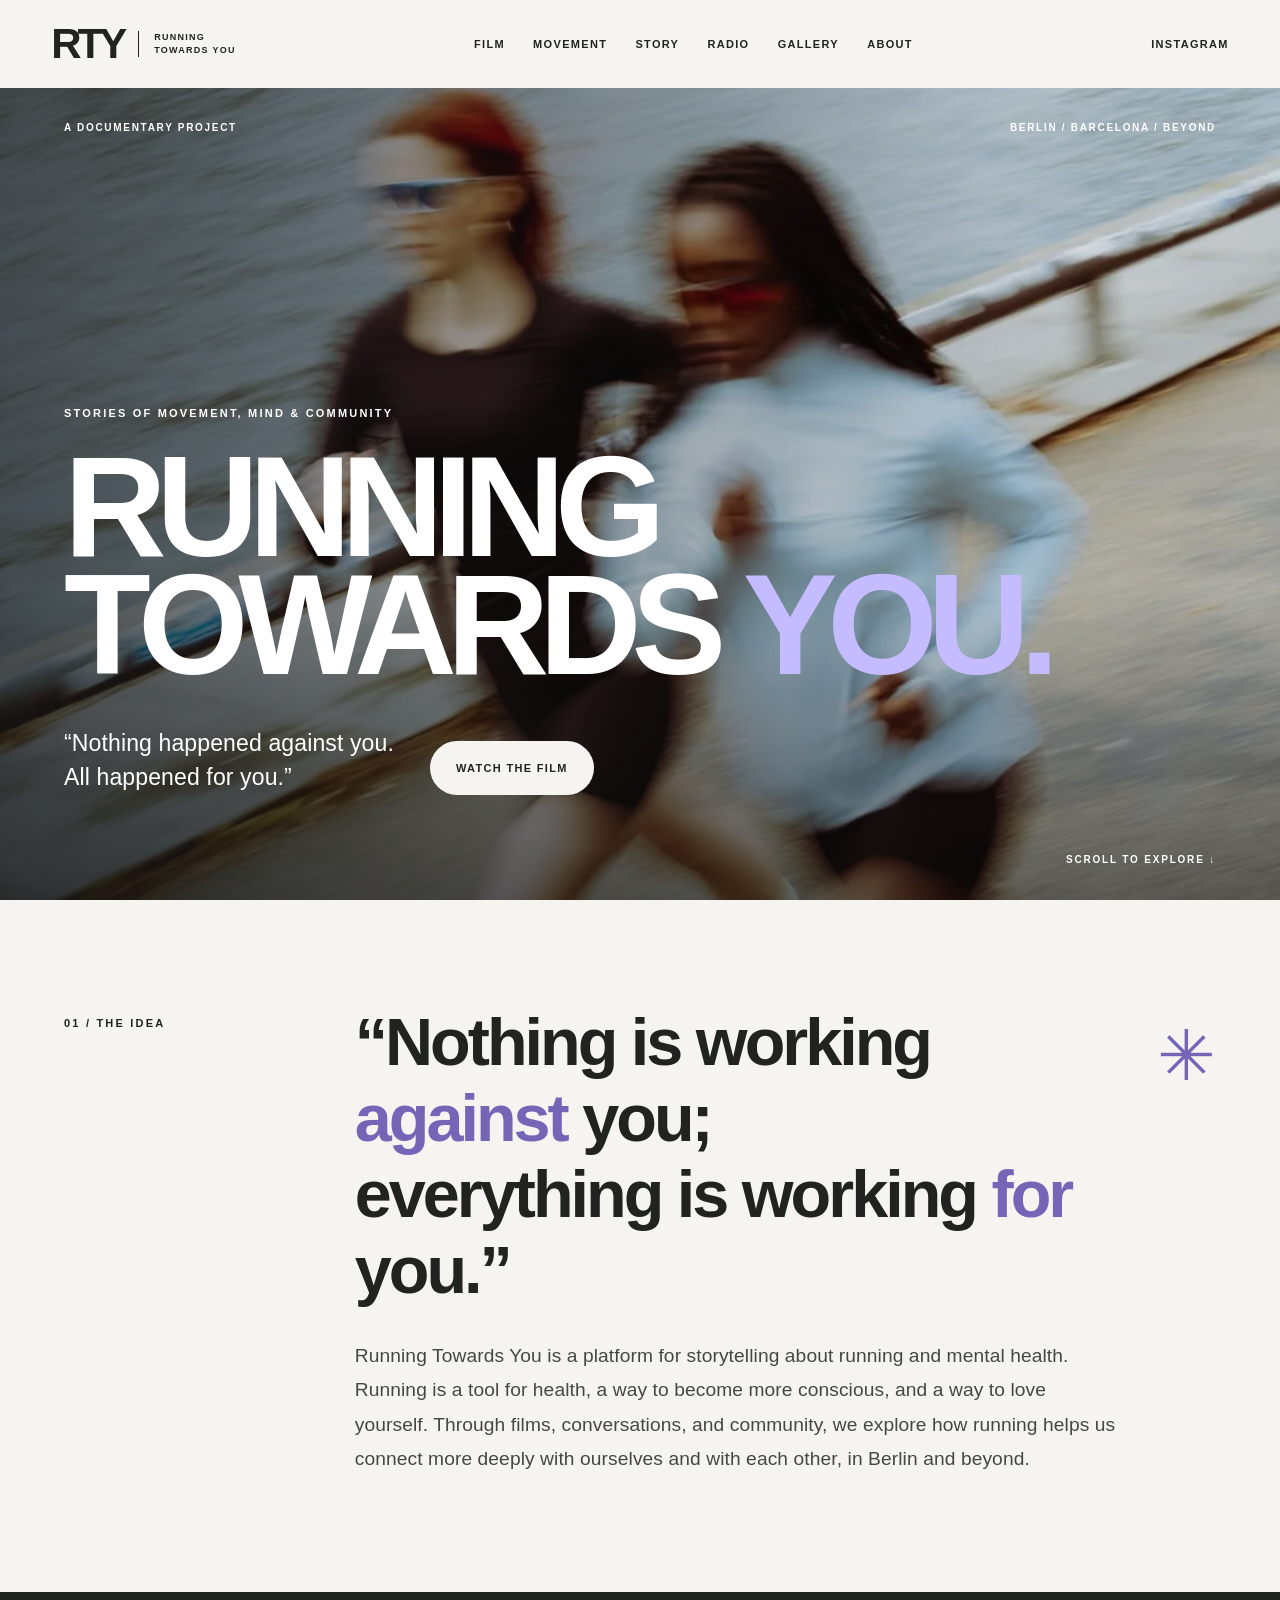
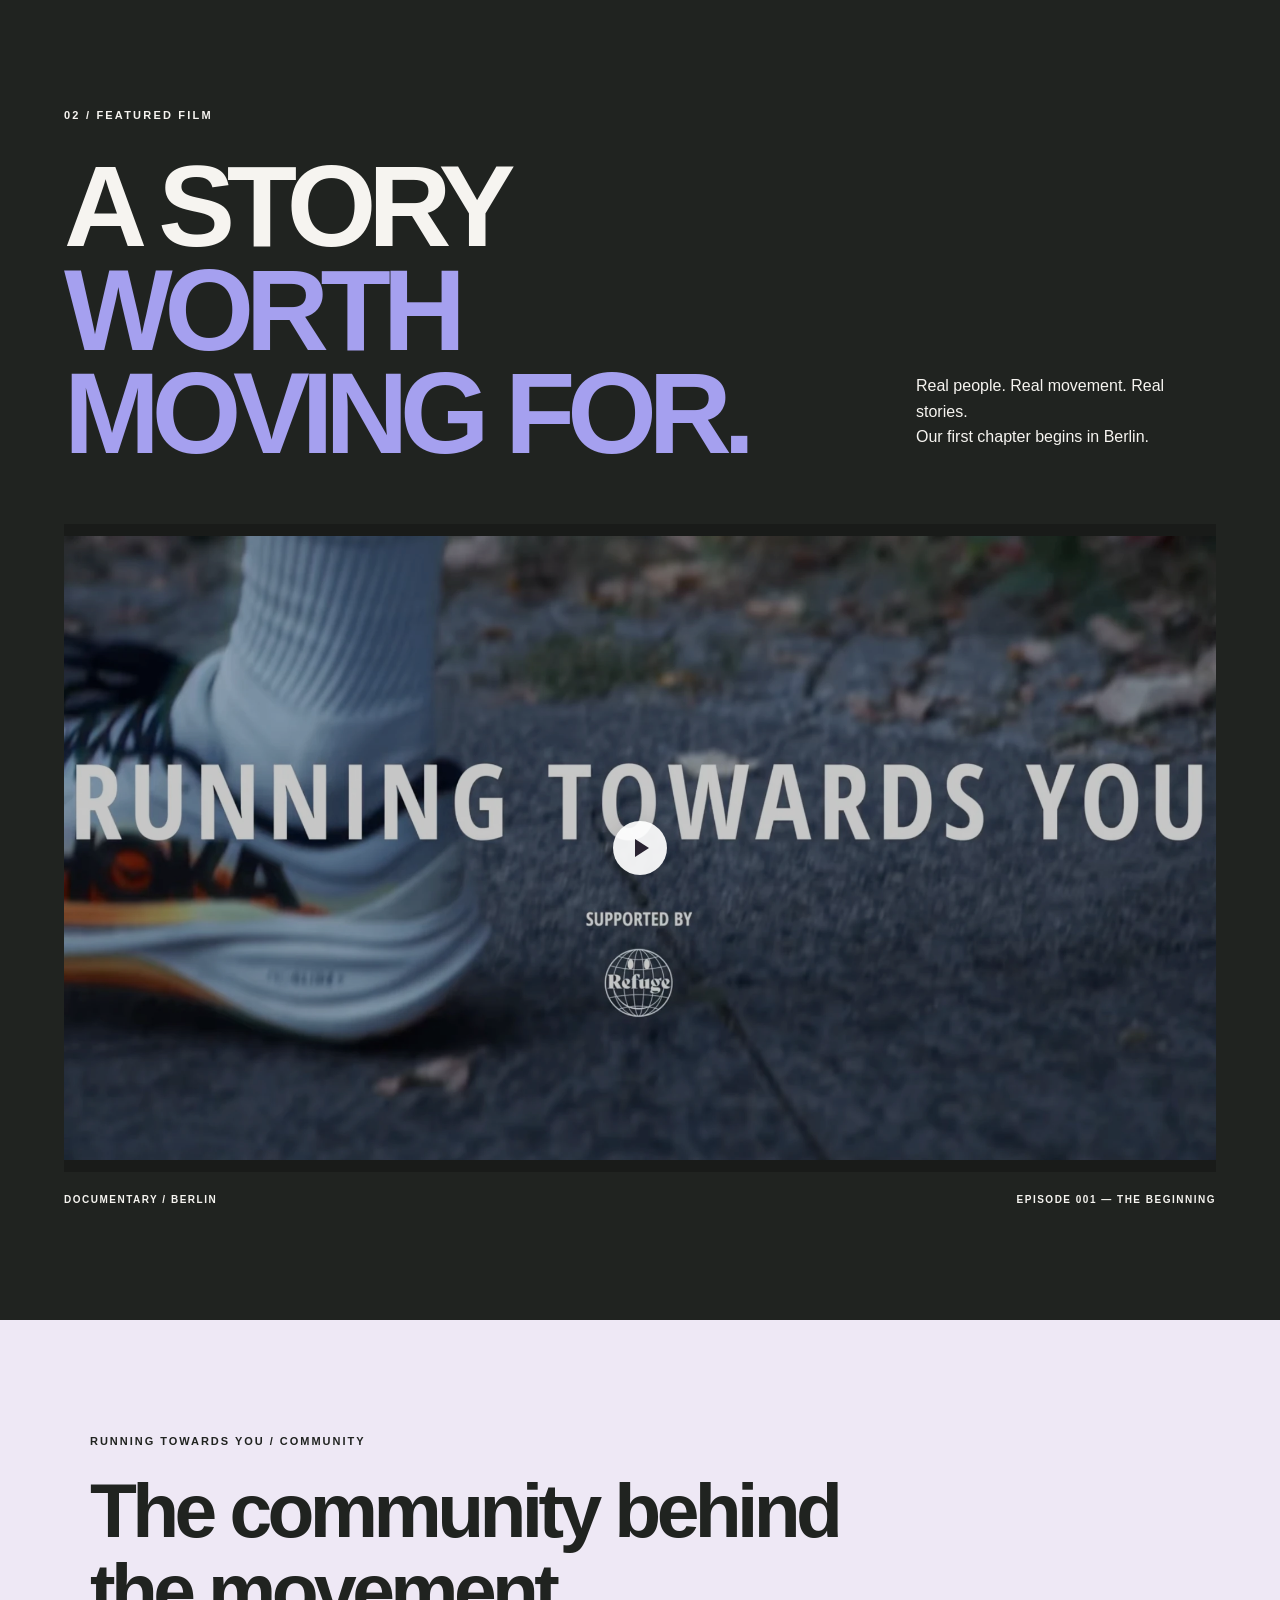
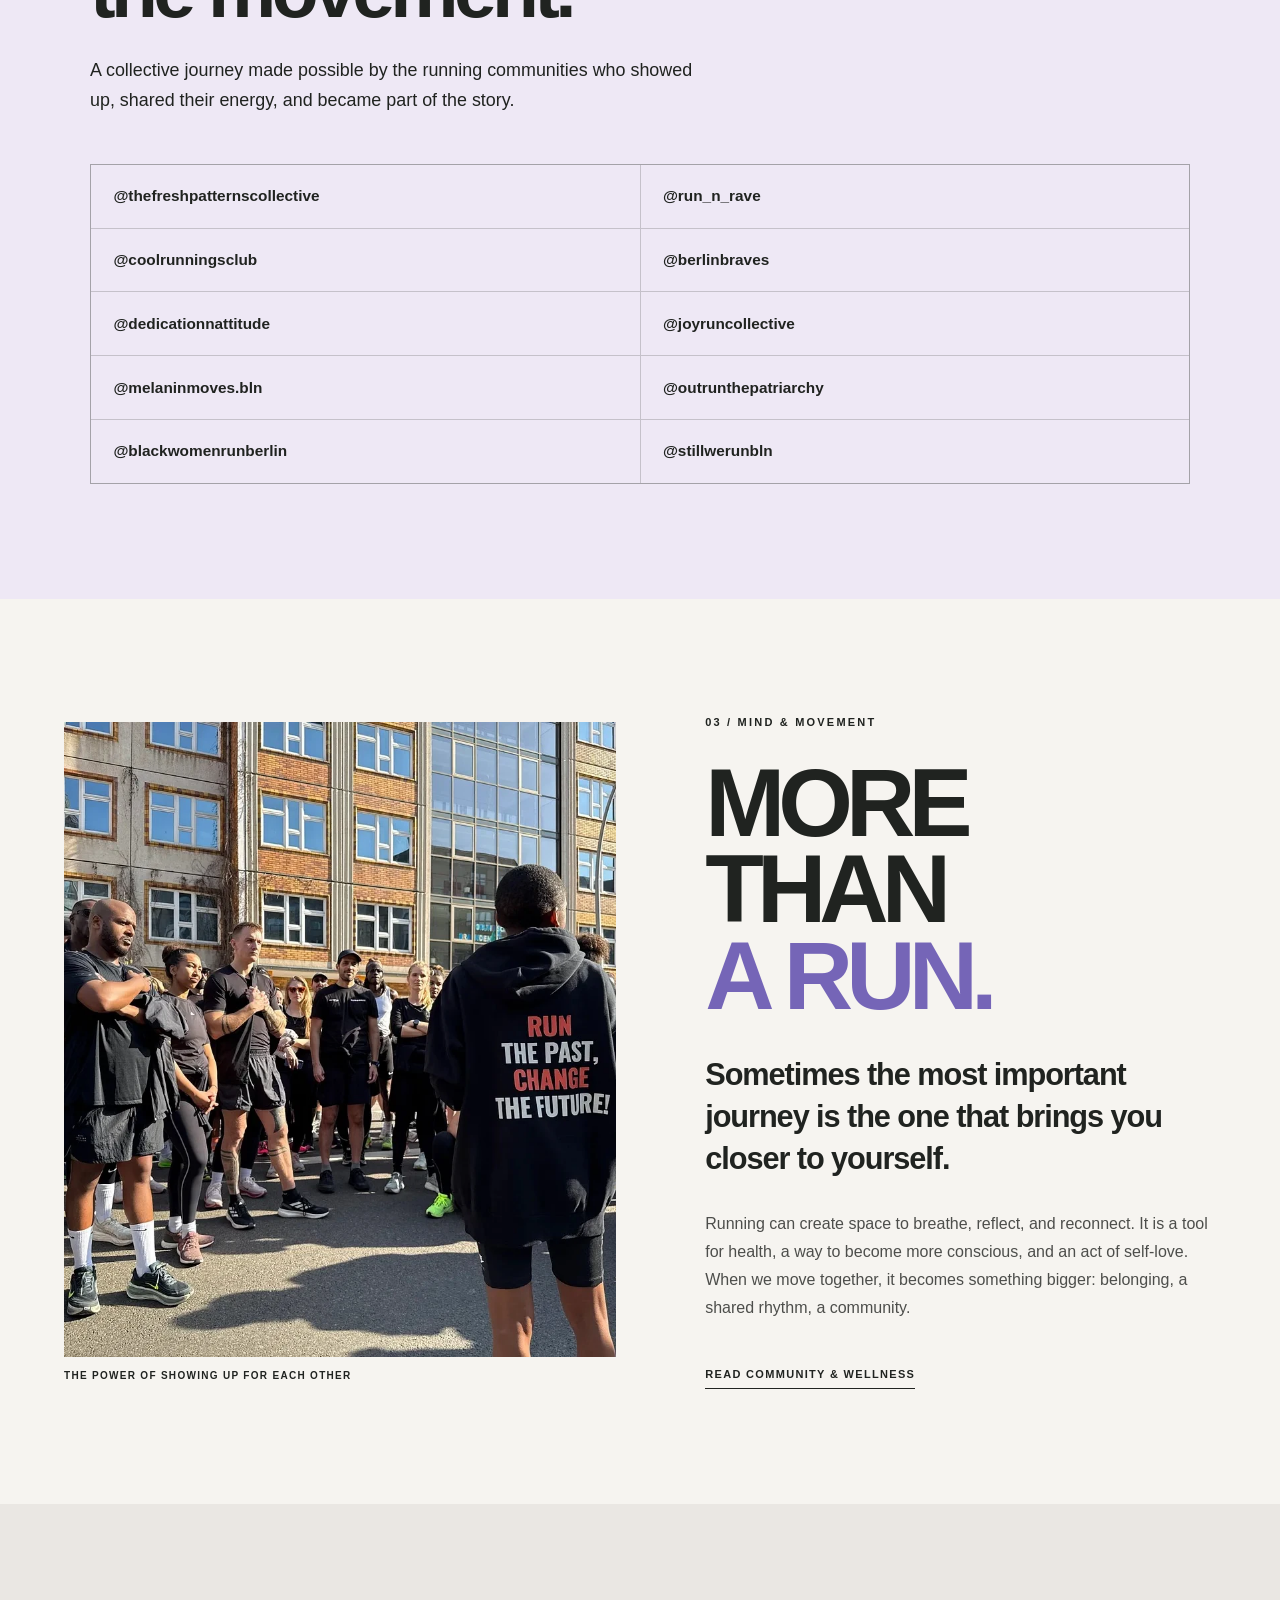
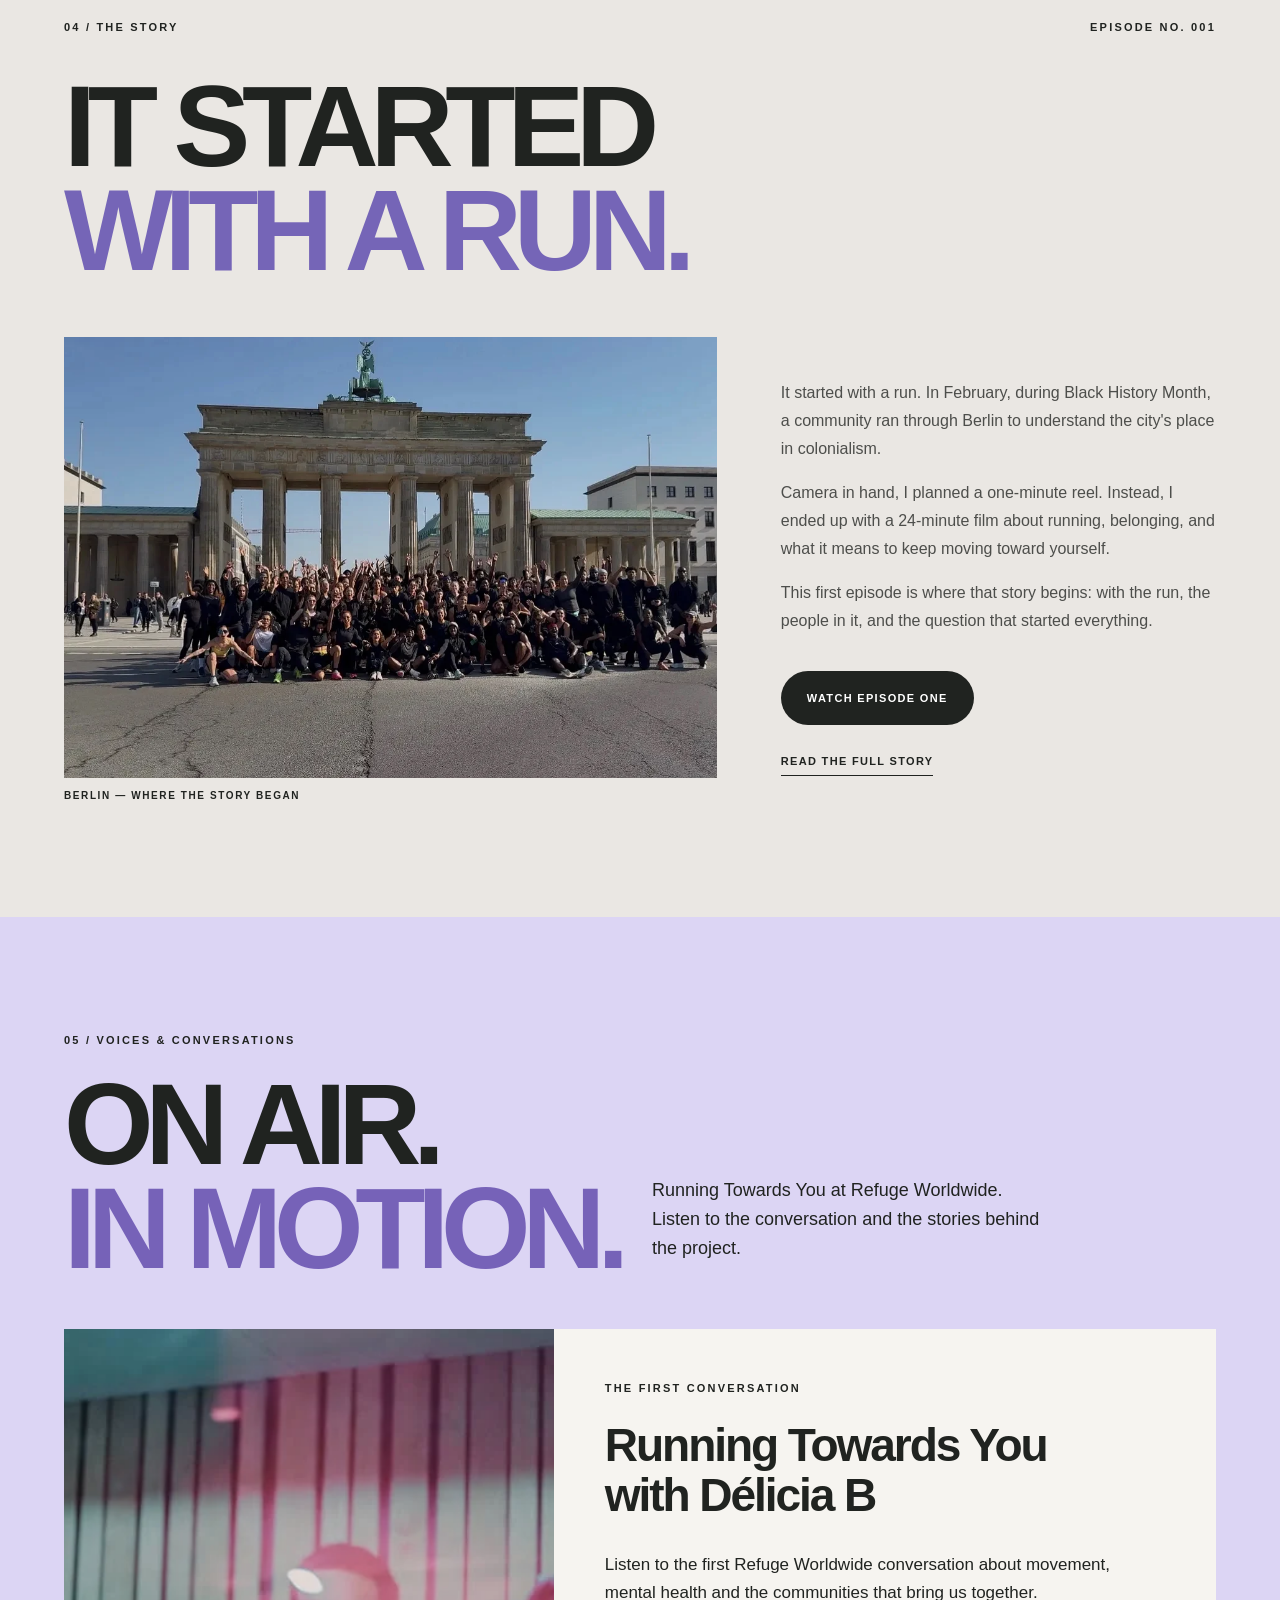
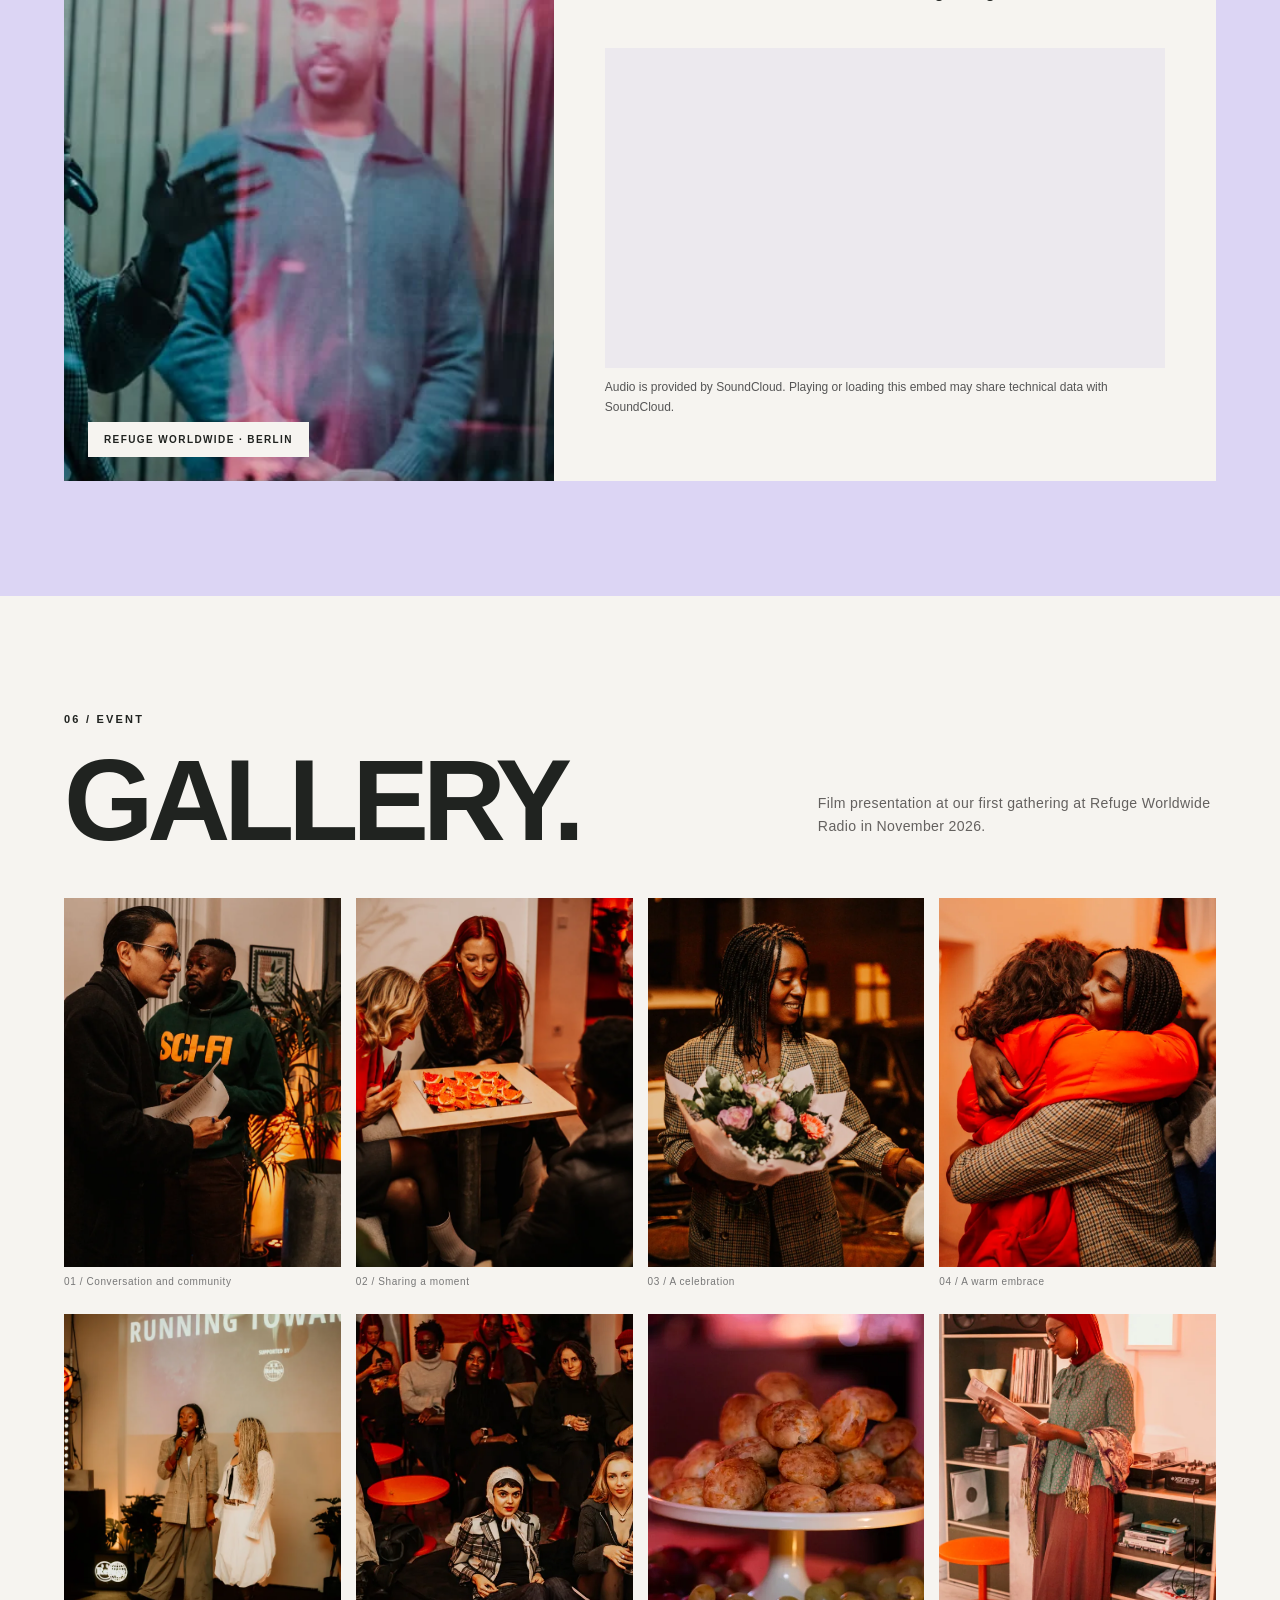
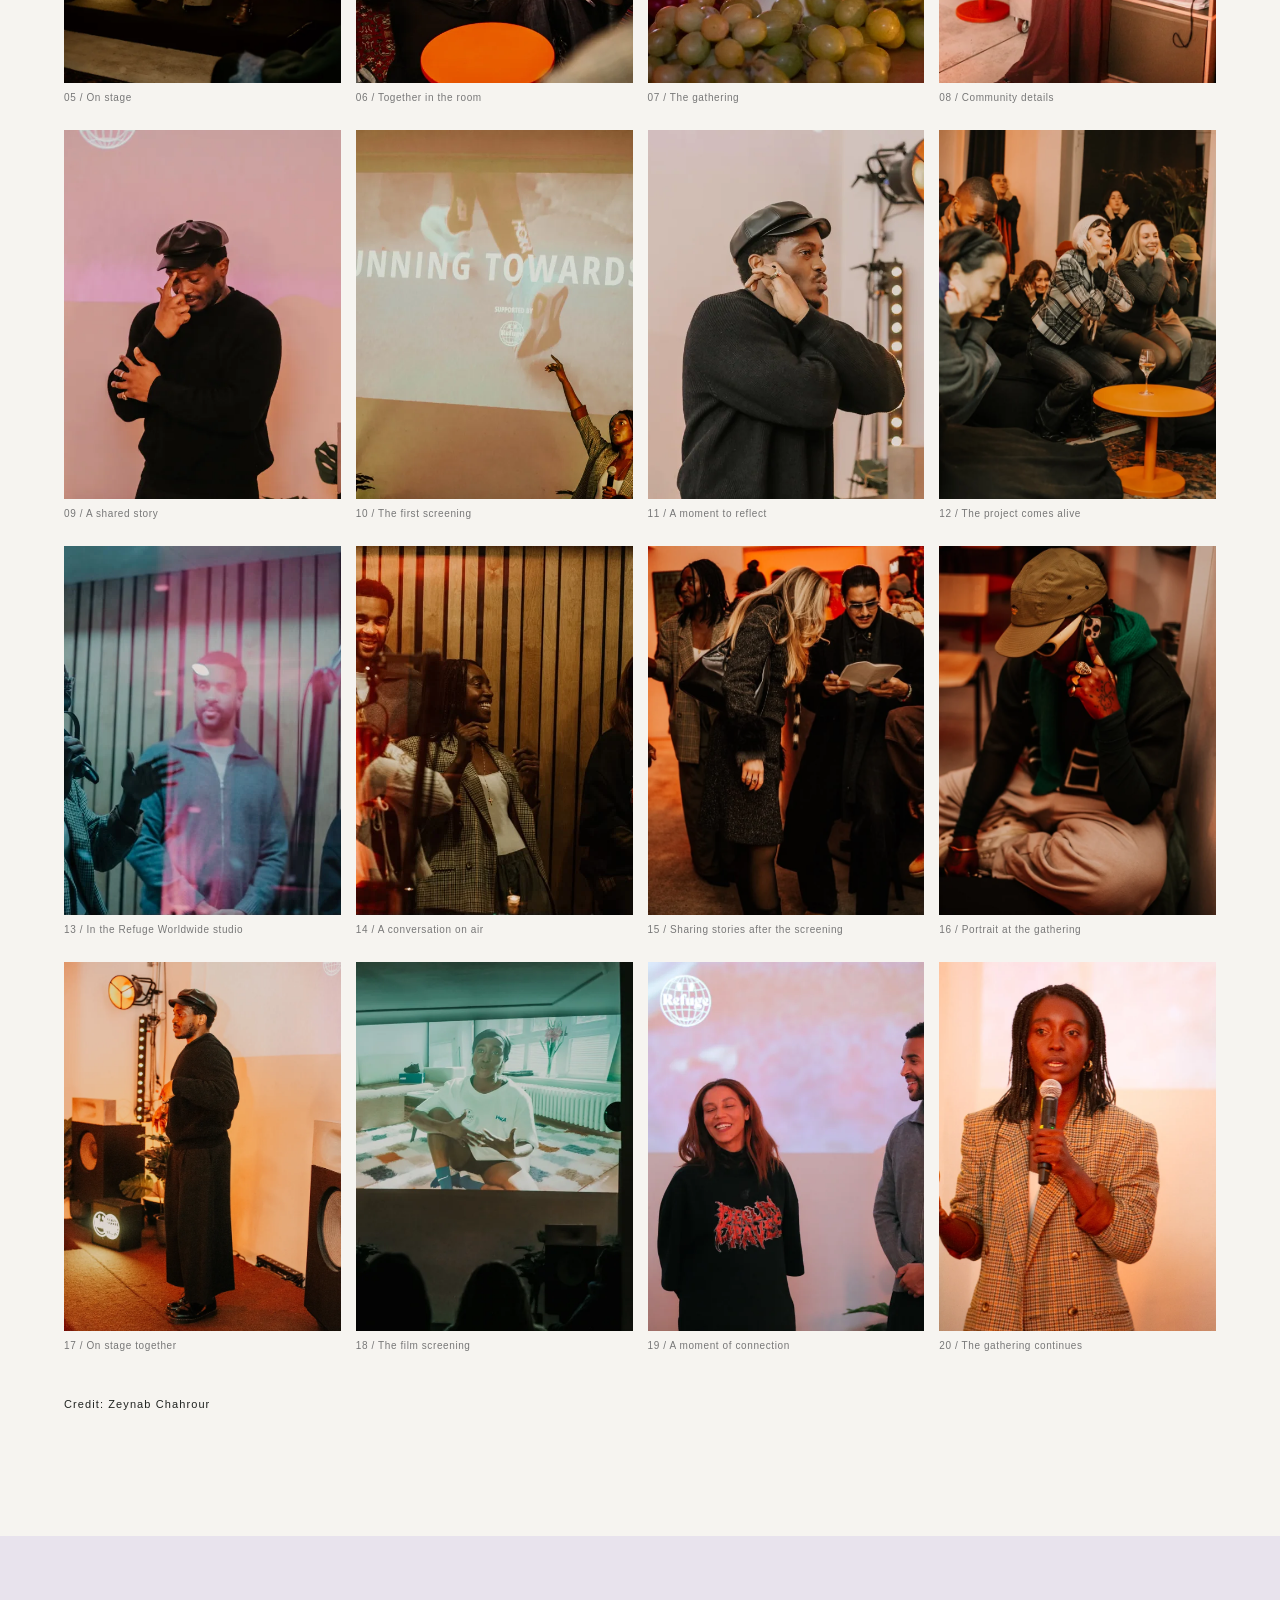
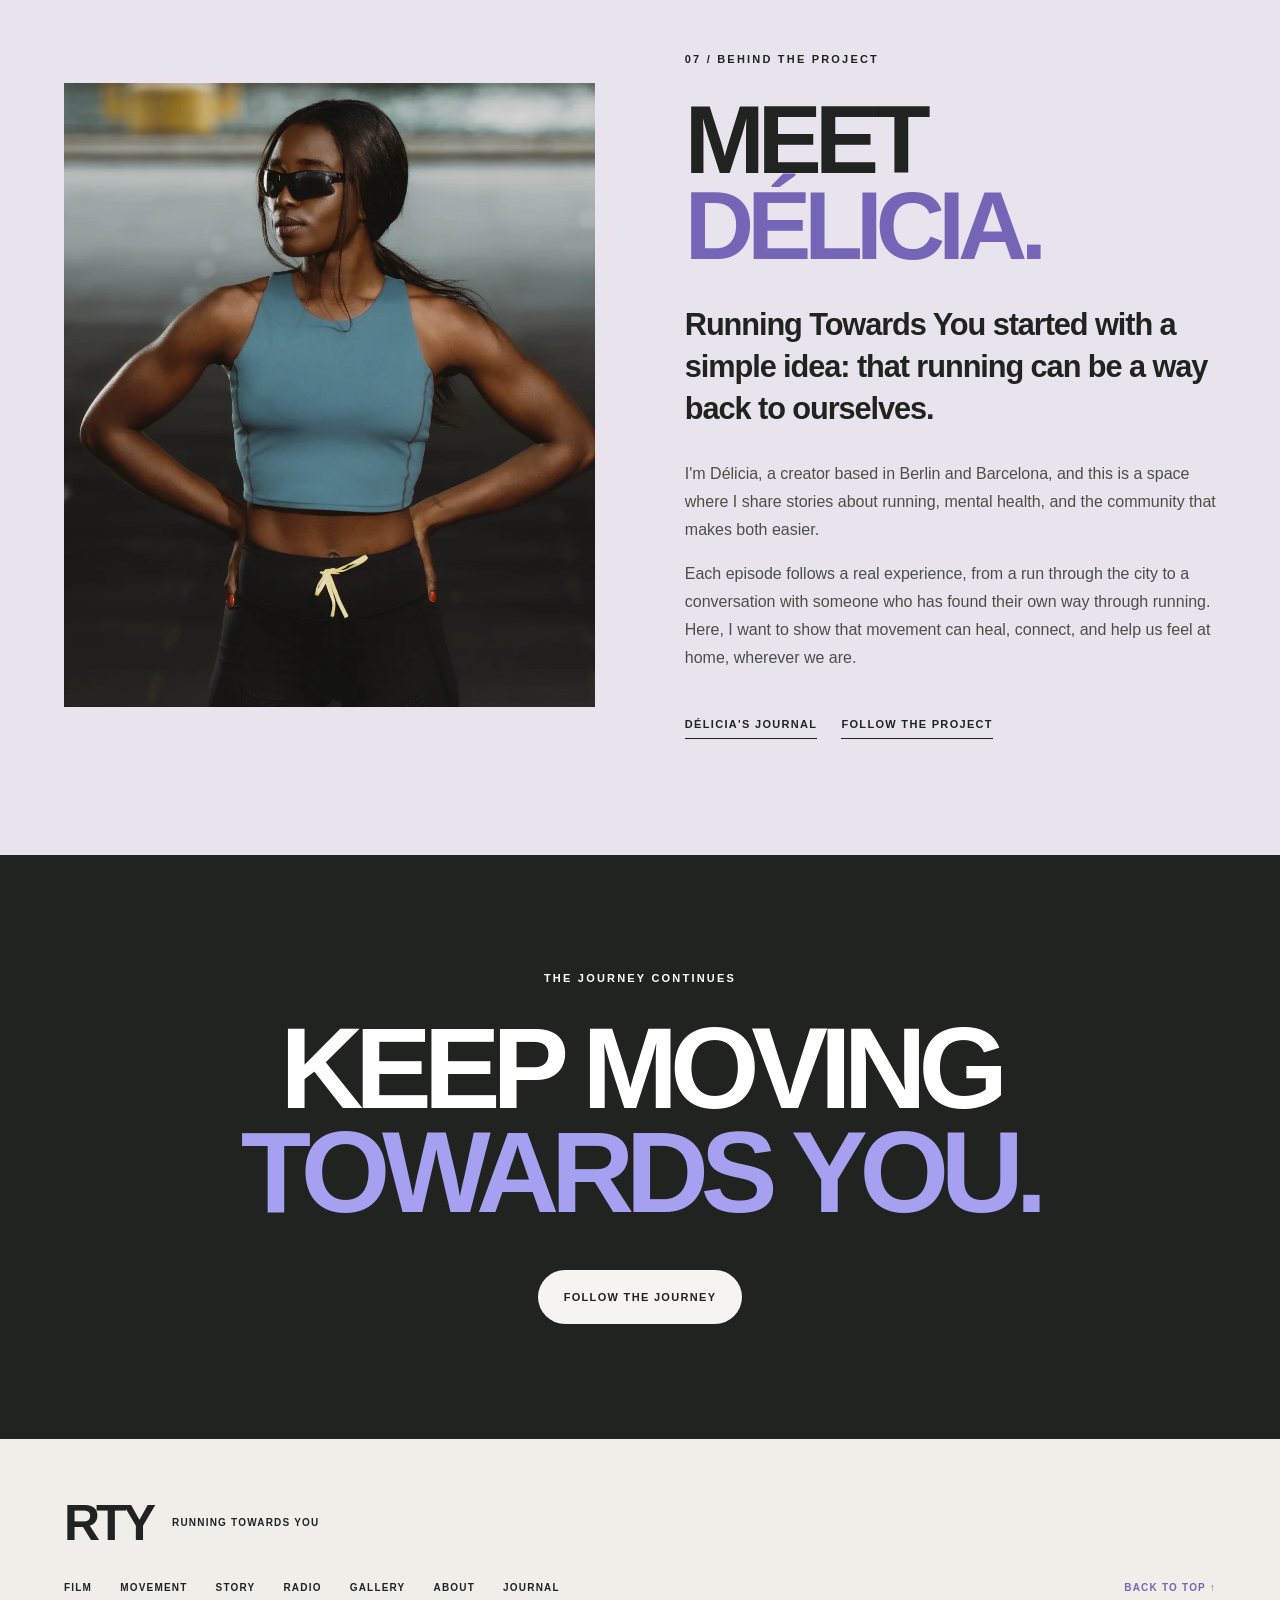
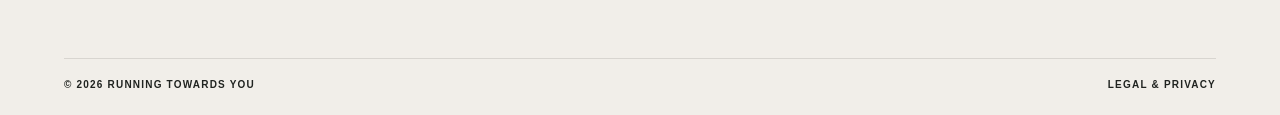
<file: index.html>
<!doctype html>
<html lang="en">
  <head>
    <meta charset="utf-8" />
    <meta name="viewport" content="width=device-width,initial-scale=1" />
    <meta name="theme-color" content="#f6f4f0" />
    <meta
      name="description"
      content="Running Towards You — documentary stories about running, mental health, belonging and community, by Délicia Buton."
    />
    <meta
      property="og:title"
      content="Running Towards You — A Story in Motion"
    />
    <meta
      property="og:description"
      content="Running, mental health and community. Berlin and beyond."
    />
    <meta property="og:type" content="website" />
    <meta property="og:image" content="assets/rtd.webp" />
    <title>Running Towards You — A Story in Motion</title>
    <link rel="stylesheet" href="styles.css" />
    <script src="script.js" defer></script>
    <link rel="icon" href="favicon.svg" type="image/svg+xml" />
    <link rel="icon" href="favicon.ico" sizes="any" />
    <link rel="apple-touch-icon" href="apple-touch-icon.png" />
  </head>
  <body>
    <!-- Navigation, documentary, community, gallery and footer follow. -->
    <a class="skip" href="#main">Skip to content</a>
    <header class="header" id="top">
      <a class="brand" href="#top" aria-label="Running Towards You, home"
        ><strong>RTY</strong><span>RUNNING<br />TOWARDS YOU</span></a
      >
      <nav id="navigation" class="nav" aria-label="Main navigation">
        <a href="#film">Film</a><a href="#movement">Movement</a
        ><a href="#story">Story</a><a href="#radio">Radio</a
        ><a href="#gallery">Gallery</a><a href="#about">About</a>
      </nav>
      <div class="header-right">
        <a
          class="instagram"
          href="https://www.instagram.com/rty.doc/"
          target="_blank"
          rel="noopener noreferrer"
          >INSTAGRAM</a
        ><button
          class="menu-button"
          id="menuButton"
          type="button"
          aria-label="Open menu"
          aria-controls="navigation"
          aria-expanded="false"
        >
          <span></span><span></span><span></span>
        </button>
      </div>
    </header>
    <main id="main">
      <section class="hero" aria-labelledby="hero-title">
        <img
          class="hero-photo"
          src="assets/rtd.webp"
          alt="Two runners moving together beside the water in Berlin"
          fetchpriority="high"
        />
        <div class="hero-overlay"></div>
        <div class="hero-topline">
          A DOCUMENTARY PROJECT <span>BERLIN / BARCELONA / BEYOND</span>
        </div>
        <div class="hero-copy">
          <p class="eyebrow light">STORIES OF MOVEMENT, MIND & COMMUNITY</p>
          <h1 id="hero-title">RUNNING<br />TOWARDS <em>YOU.</em></h1>
          <div class="hero-bottom">
            <p class="hero-motto">
              “Nothing happened against you.<br />All happened for you.”
            </p>
            <a class="button button-light" href="#film">WATCH THE FILM </a>
          </div>
        </div>
        <a href="#intro" class="scroll-cue" aria-label="Scroll to introduction"
          >SCROLL TO EXPLORE ↓</a
        >
      </section>
      <section class="intro section-pad" id="intro">
        <span class="kicker">01 / THE IDEA</span>
        <div>
          <p class="intro-quote">
            “Nothing is working <em>against</em> you;<br />everything is working
            <em>for</em> you.”
          </p>
          <p class="intro-description">
            Running Towards You is a platform for storytelling about running and
            mental health. Running is a tool for health, a way to become more
            conscious, and a way to love yourself. Through films, conversations,
            and community, we explore how running helps us connect more deeply
            with ourselves and with each other, in Berlin and beyond.
          </p>
        </div>
        <span class="spark" aria-hidden="true">✳</span>
      </section>
      <section class="film dark section-pad" id="film">
        <div class="section-heading">
          <span class="kicker">02 / FEATURED FILM</span>
          <h2>A STORY<br /><em>WORTH MOVING FOR.</em></h2>
          <p>
            Real people. Real movement. Real stories.<br />Our first chapter
            begins in Berlin.
          </p>
        </div>
        <!-- Documentary poster: the YouTube player loads only after a click. -->
        <div class="video-frame" id="videoFrame">
          <img
            src="assets/documentary-poster.webp"
            alt="Running Towards You documentary poster, showing a running shoe and Refuge Worldwide credit"
            loading="lazy"
            width="1653"
            height="928"
          />
          <div class="video-tint" aria-hidden="true"></div>
          <span class="video-top">RUNNING TOWARDS YOU / EPISODE 01</span>
          <button
               class="play"
               id="videoButton"
               type="button"
               aria-label="Play Running Towards You documentary">
              <span class="play-icon" aria-hidden="true"></span>
              </button>
          <span class="video-bottom">WATCH THE DOCUMENTARY</span>
        </div>
        <div class="film-meta">
          <span>DOCUMENTARY / BERLIN</span
          ><span>EPISODE 001 — THE BEGINNING</span>
        </div>
      </section>
      <!-- Running clubs featured in Episode 01. Edit the Instagram links here. -->
      <section class="running-community section-pad" aria-labelledby="community-title">
        <div class="community-inner">
          <p class="community-eyebrow">RUNNING TOWARDS YOU / COMMUNITY</p>
          <h2 id="community-title">The community behind the movement.</h2>
          <p class="community-intro">
            A collective journey made possible by the running communities who
            showed up, shared their energy, and became part of the story.
          </p>
          <div class="community-links">
            <a href="https://www.instagram.com/thefreshpatternscollective/" target="_blank" rel="noopener noreferrer">@thefreshpatternscollective <span aria-hidden="true"></span></a>
            <a href="https://www.instagram.com/run_n_rave/" target="_blank" rel="noopener noreferrer">@run_n_rave <span aria-hidden="true"></span></a>
            <a href="https://www.instagram.com/coolrunningsclub/" target="_blank" rel="noopener noreferrer">@coolrunningsclub <span aria-hidden="true"></span></a>
            <a href="https://www.instagram.com/berlinbraves/" target="_blank" rel="noopener noreferrer">@berlinbraves <span aria-hidden="true"></span></a>
            <a href="https://www.instagram.com/dedicationnattitude/" target="_blank" rel="noopener noreferrer">@dedicationnattitude <span aria-hidden="true"></span></a>
            <a href="https://www.instagram.com/joyruncollective/" target="_blank" rel="noopener noreferrer">@joyruncollective <span aria-hidden="true"></span></a>
            <a href="https://www.instagram.com/melaninmoves.bln/" target="_blank" rel="noopener noreferrer">@melaninmoves.bln <span aria-hidden="true"></span></a>
            <a href="https://www.instagram.com/outrunthepatriarchy/" target="_blank" rel="noopener noreferrer">@outrunthepatriarchy <span aria-hidden="true"></span></a>
            <a href="https://www.instagram.com/blackwomenrunberlin/" target="_blank" rel="noopener noreferrer">@blackwomenrunberlin <span aria-hidden="true"></span></a>
            <a href="https://www.instagram.com/stillwerunbln/" target="_blank" rel="noopener noreferrer">@stillwerunbln <span aria-hidden="true"></span></a>
          </div>
        </div>
      </section>
      <section class="movement section-pad" id="movement">
        <div class="movement-image">
          <img
            src="assets/community-run.webp"
            alt="Runners gathered in a circle on a Berlin street before their community run"
            loading="lazy"
          /><span>THE POWER OF SHOWING UP FOR EACH OTHER</span>
        </div>
        <div class="movement-text">
          <span class="kicker">03 / MIND & MOVEMENT</span>
          <h2>MORE THAN<br /><em>A RUN.</em></h2>
          <p class="lead">
            Sometimes the most important journey is the one that brings you
            closer to yourself.
          </p>
          <p>
            Running can create space to breathe, reflect, and reconnect. It is a
            tool for health, a way to become more conscious, and an act of
            self-love. When we move together, it becomes something bigger:
            belonging, a shared rhythm, a community.
          </p>
          <a
            class="underlink"
            href="https://iamdeliciabuton.substack.com/p/community-and-wellness"
            target="_blank"
            rel="noopener noreferrer"
            >READ COMMUNITY & WELLNESS</a
          >
        </div>
      </section>
      <section class="story section-pad" id="story">
        <div class="story-heading">
          <span class="kicker">04 / THE STORY</span
          ><span class="tiny">EPISODE NO. 001</span>
        </div>
        <h2>IT STARTED<br /><em>WITH A RUN.</em></h2>
        <div class="story-layout">
          <figure class="story-photo">
            <img
              src="assets/brandenburg-hd.webp"
              alt="A large running community gathered in front of Brandenburg Gate in Berlin"
              loading="lazy"
            />
            <figcaption>BERLIN — WHERE THE STORY BEGAN</figcaption>
          </figure>
          <div class="story-copy">
            <p>
              It started with a run. In February, during Black History Month, a
              community ran through Berlin to understand the city's place in
              colonialism.
            </p>
            <p>
              Camera in hand, I planned a one-minute reel. Instead, I ended up
              with a 24-minute film about running, belonging, and what it means
              to keep moving toward yourself.
            </p>
            <p>
              This first episode is where that story begins: with the run, the
              people in it, and the question that started everything.
            </p>
            <a class="button button-dark" href="#film">WATCH EPISODE ONE</a
            ><a
              class="underlink"
              href="https://iamdeliciabuton.substack.com/p/running-towards-you"
              target="_blank"
              rel="noopener noreferrer"
              >READ THE FULL STORY</a
            >
          </div>
        </div>
      </section>
      <section class="radio section-pad" id="radio">
        <div class="radio-head">
          <span class="kicker">05 / VOICES & CONVERSATIONS</span>
          <h2>ON AIR.<br /><em>IN MOTION.</em></h2>
          <p>
            Running Towards You at Refuge Worldwide. Listen to the conversation
            and the stories behind the project.
          </p>
        </div>
        <div class="radio-feature">
          <div class="radio-feature-image">
            <img
              src="assets/radio-studio.webp"
              alt="Délicia and guests in the Refuge Worldwide radio studio"
              loading="lazy"
            /><span>REFUGE WORLDWIDE · BERLIN</span>
          </div>
          <div class="radio-feature-content">
            <span class="kicker">THE FIRST CONVERSATION</span>
            <h3>Running Towards You<br />with Délicia B</h3>
            <p>
              Listen to the first Refuge Worldwide conversation about movement,
              mental health and the communities that bring us together.
            </p>
            <div class="soundcloud-player">
              <iframe
                title="Listen to Running Towards You with Délicia B on SoundCloud"
                loading="lazy"
                allow="autoplay"
                src="https://w.soundcloud.com/player/?url=https%3A%2F%2Fsoundcloud.com%2Frefugeworldwide%2Frunning-towards-you-delicia-b&amp;color=%237565b7&amp;auto_play=false&amp;hide_related=true&amp;show_comments=false&amp;show_user=true&amp;show_reposts=false&amp;visual=true"
              ></iframe>
            </div>
            <p class="third-party-note">
              Audio is provided by SoundCloud. Playing or loading this embed may
              share technical data with SoundCloud.
            </p>
          </div>
        </div>
      </section>
      <section class="gallery-section section-pad" id="gallery">
        <div class="gallery-heading">
          <div>
            <span class="kicker">06 / EVENT</span>
            <h2>GALLERY.</h2>
          </div>
          <p>Film presentation at our first gathering at Refuge Worldwide Radio in November 2026.</p>
        </div>
        <div class="gallery-grid">
          
          <figure class="gallery-item">
            <button
              class="gallery-open"
              type="button"
              data-full="assets/rtyou-4450.webp"
              aria-label="Enlarge photo 3: Conversation and community"
            >
              <img
                src="assets/rtyou-4450.webp"
                alt="Conversation and community"
                loading="lazy"
                decoding="async"
              />
            </button>
            <figcaption>01 / Conversation and community</figcaption>
          </figure>
          <figure class="gallery-item">
            <button
              class="gallery-open"
              type="button"
              data-full="assets/rtyou-4453.webp"
              aria-label="Enlarge photo 4: Sharing a moment"
            >
              <img
                src="assets/rtyou-4453.webp"
                alt="Sharing a moment"
                loading="lazy"
                decoding="async"
              />
            </button>
            <figcaption>02 / Sharing a moment</figcaption>
          </figure>
          <figure class="gallery-item">
            <button
              class="gallery-open"
              type="button"
              data-full="assets/rtyou-4464.webp"
              aria-label="Enlarge photo 5: A celebration"
            >
              <img
                src="assets/rtyou-4464.webp"
                alt="A celebration"
                loading="lazy"
                decoding="async"
              />
            </button>
            <figcaption>03 / A celebration</figcaption>
          </figure>
          <figure class="gallery-item">
            <button
              class="gallery-open"
              type="button"
              data-full="assets/rtyou-4485.webp"
              aria-label="Enlarge photo 6: A warm embrace"
            >
              <img
                src="assets/rtyou-4485.webp"
                alt="A warm embrace"
                loading="lazy"
                decoding="async"
              />
            </button>
            <figcaption>04 / A warm embrace</figcaption>
          </figure>
          <figure class="gallery-item">
            <button
              class="gallery-open"
              type="button"
              data-full="assets/rtyouwblu1-4641.webp"
              aria-label="Enlarge photo 7: On stage"
            >
              <img
                src="assets/rtyouwblu1-4641.webp"
                alt="On stage"
                loading="lazy"
                decoding="async"
              />
            </button>
            <figcaption>05 / On stage</figcaption>
          </figure>
          <figure class="gallery-item">
            <button
              class="gallery-open"
              type="button"
              data-full="assets/rtyouwblu1-4652.webp"
              aria-label="Enlarge photo 8: Together in the room"
            >
              <img
                src="assets/rtyouwblu1-4652.webp"
                alt="Together in the room"
                loading="lazy"
                decoding="async"
              />
            </button>
            <figcaption>06 / Together in the room</figcaption>
          </figure>
          <figure class="gallery-item">
            <button
              class="gallery-open"
              type="button"
              data-full="assets/rtyouwblu2-4385.webp"
              aria-label="Enlarge photo 9: The gathering"
            >
              <img
                src="assets/rtyouwblu2-4385.webp"
                alt="The gathering"
                loading="lazy"
                decoding="async"
              />
            </button>
            <figcaption>07 / The gathering</figcaption>
          </figure>
          <figure class="gallery-item">
            <button
              class="gallery-open"
              type="button"
              data-full="assets/rtyouwblu2-4406.webp"
              aria-label="Enlarge photo 10: Community details"
            >
              <img
                src="assets/rtyouwblu2-4406.webp"
                alt="Community details"
                loading="lazy"
                decoding="async"
              />
            </button>
            <figcaption>08 / Community details</figcaption>
          </figure>
          <figure class="gallery-item">
            <button
              class="gallery-open"
              type="button"
              data-full="assets/rtyouwblu23-2-9.webp"
              aria-label="Enlarge photo 11: A shared story"
            >
              <img
                src="assets/rtyouwblu23-2-9.webp"
                alt="A shared story"
                loading="lazy"
                decoding="async"
              />
            </button>
            <figcaption>09 / A shared story</figcaption>
          </figure>
          <figure class="gallery-item">
            <button
              class="gallery-open"
              type="button"
              data-full="assets/rtyouwblu23-2-17.webp"
              aria-label="Enlarge photo 12: The first screening"
            >
              <img
                src="assets/rtyouwblu23-2-17.webp"
                alt="The first screening"
                loading="lazy"
                decoding="async"
              />
            </button>
            <figcaption>10 / The first screening</figcaption>
          </figure>
          <figure class="gallery-item">
            <button
              class="gallery-open"
              type="button"
              data-full="assets/rtyouwblu23-3-5.webp"
              aria-label="Enlarge photo 13: A moment to reflect"
            >
              <img
                src="assets/rtyouwblu23-3-5.webp"
                alt="A moment to reflect"
                loading="lazy"
                decoding="async"
              />
            </button>
            <figcaption>11 / A moment to reflect</figcaption>
          </figure>
          <figure class="gallery-item">
            <button
              class="gallery-open"
              type="button"
              data-full="assets/rtyouwblu23-4645.webp"
              aria-label="Enlarge photo 14: The project comes alive"
            >
              <img
                src="assets/rtyouwblu23-4645.webp"
                alt="The project comes alive"
                loading="lazy"
                decoding="async"
              />
            </button>
            <figcaption>12 / The project comes alive</figcaption>
          </figure>
          
          <figure class="gallery-item">
            <button
              class="gallery-open"
              type="button"
              data-full="assets/radio-studio.webp"
              aria-label="Enlarge photo 17: In the Refuge Worldwide studio"
            >
              <img
                src="assets/radio-studio.webp"
                alt="In the Refuge Worldwide studio"
                loading="lazy"
                decoding="async"
              />
            </button>
            <figcaption>13 / In the Refuge Worldwide studio</figcaption>
          </figure>
          <figure class="gallery-item">
            <button
              class="gallery-open"
              type="button"
              data-full="assets/radio-conversation.webp"
              aria-label="Enlarge photo 18: A conversation on air"
            >
              <img
                src="assets/radio-conversation.webp"
                alt="A conversation on air"
                loading="lazy"
                decoding="async"
              />
            </button>
            <figcaption>14 / A conversation on air</figcaption>
          </figure>
          <figure class="gallery-item">
            <button
              class="gallery-open"
              type="button"
              data-full="assets/community-detail.webp"
              aria-label="Enlarge photo 19: Sharing stories after the screening"
            >
              <img
                src="assets/community-detail.webp"
                alt="Sharing stories after the screening"
                loading="lazy"
                decoding="async"
              />
            </button>
            <figcaption>15 / Sharing stories after the screening</figcaption>
          </figure>
          <figure class="gallery-item">
            <button
              class="gallery-open"
              type="button"
              data-full="assets/rtyou11-4508.webp"
              aria-label="Enlarge photo 20: Community moments"
            >
              <img
                src="assets/rtyou11-4508.webp"
                alt="Portrait of a guest seated indoors at the gathering"
                loading="lazy"
                decoding="async"
              />
            </button>
            <figcaption>16 / Portrait at the gathering</figcaption>
          </figure>
          <figure class="gallery-item">
            <button
              class="gallery-open"
              type="button"
              data-full="assets/rtyouwblu23-4774.webp"
              aria-label="Enlarge photo 21: On stage together"
            >
              <img
                src="assets/rtyouwblu23-4774.webp"
                alt="On stage together"
                loading="lazy"
                decoding="async"
              />
            </button>
            <figcaption>17 / On stage together</figcaption>
          </figure>
          <figure class="gallery-item">
            <button
              class="gallery-open"
              type="button"
              data-full="assets/rtyouwblu23-4851.webp"
              aria-label="Enlarge photo 22: The film screening"
            >
              <img
                src="assets/rtyouwblu23-4851.webp"
                alt="The film screening"
                loading="lazy"
                decoding="async"
              />
            </button>
            <figcaption>18 / The film screening</figcaption>
          </figure>
          <figure class="gallery-item">
            <button
              class="gallery-open"
              type="button"
              data-full="assets/rtyouwblu24-2-5.webp"
              aria-label="Enlarge photo 23: A moment of connection"
            >
              <img
                src="assets/rtyouwblu24-2-5.webp"
                alt="A moment of connection"
                loading="lazy"
                decoding="async"
              />
            </button>
            <figcaption>19 / A moment of connection</figcaption>
          </figure>
          <figure class="gallery-item">
            <button
              class="gallery-open"
              type="button"
              data-full="assets/rtyouwblu24-2-8.webp"
              aria-label="Enlarge photo 24: The gathering continues"
            >
              <img
                src="assets/rtyouwblu24-2-8.webp"
                alt="The gathering continues"
                loading="lazy"
                decoding="async"
              />
            </button>
            <figcaption>20 / The gathering continues</figcaption>
          </figure>
        </div>
        <p class="gallery-footnote">Credit: Zeynab Chahrour</p>
      </section>
      <section class="about section-pad" id="about">
        <div class="about-portrait">
          <img
            src="assets/delicia.webp"
            alt="Portrait of Délicia Buton"
            loading="lazy"
          />
        </div>
        <div class="about-copy">
          <span class="kicker">07 / BEHIND THE PROJECT</span>
          <h2>MEET<br /><em>DÉLICIA.</em></h2>
          <p class="lead">
            Running Towards You started with a simple idea: that running can be
            a way back to ourselves.
          </p>
          <p>
            I'm Délicia, a creator based in Berlin and Barcelona, and this is a
            space where I share stories about running, mental health, and the
            community that makes both easier.
          </p>
          <p>
            Each episode follows a real experience, from a run through the city
            to a conversation with someone who has found their own way through
            running. Here, I want to show that movement can heal, connect, and
            help us feel at home, wherever we are.
          </p>
          <div class="about-links">
            <a
              class="underlink"
              href="https://iamdeliciabuton.substack.com/"
              target="_blank"
              rel="noopener noreferrer"
              >DÉLICIA'S JOURNAL</a
            ><a
              class="underlink"
              href="https://www.instagram.com/rty.doc/"
              target="_blank"
              rel="noopener noreferrer"
              >FOLLOW THE PROJECT</a
            >
          </div>
        </div>
      </section>
      <section class="closing section-pad">
        <span class="kicker">THE JOURNEY CONTINUES</span>
        <h2>KEEP MOVING<br /><em>TOWARDS YOU.</em></h2>
        <a
          class="button button-light"
          href="https://www.instagram.com/rty.doc/"
          target="_blank"
          rel="noopener noreferrer"
          >FOLLOW THE JOURNEY</a
        >
      </section>
    </main>
    <footer>
      <a class="footer-brand" href="#top"
        >RTY <span>RUNNING TOWARDS YOU</span></a
      >
      <div class="footer-links">
        <a href="#film">FILM</a><a href="#movement">MOVEMENT</a
        ><a href="#story">STORY</a><a href="#radio">RADIO</a
        ><a href="#gallery">GALLERY</a><a href="#about">ABOUT</a
        ><a
          href="https://iamdeliciabuton.substack.com/"
          target="_blank"
          rel="noopener noreferrer"
          >JOURNAL</a
        ><a class="back-top" href="#top">BACK TO TOP ↑</a>
      </div>
      <div class="footer-bottom">
        <span>© <span id="year">2026</span> RUNNING TOWARDS YOU</span
        ><span><a href="legal.html">LEGAL & PRIVACY</a></span>
      </div>
    </footer>
    <dialog id="lightbox" class="lightbox" aria-label="Photo viewer">
      <button
        id="closeLightbox"
        class="lightbox-close"
        type="button"
        aria-label="Close photo"
      >
        ✕</button
      ><img id="lightboxImage" alt="" />
      <p id="lightboxCaption"></p>
    </dialog>
  </body>
</html>
</file>
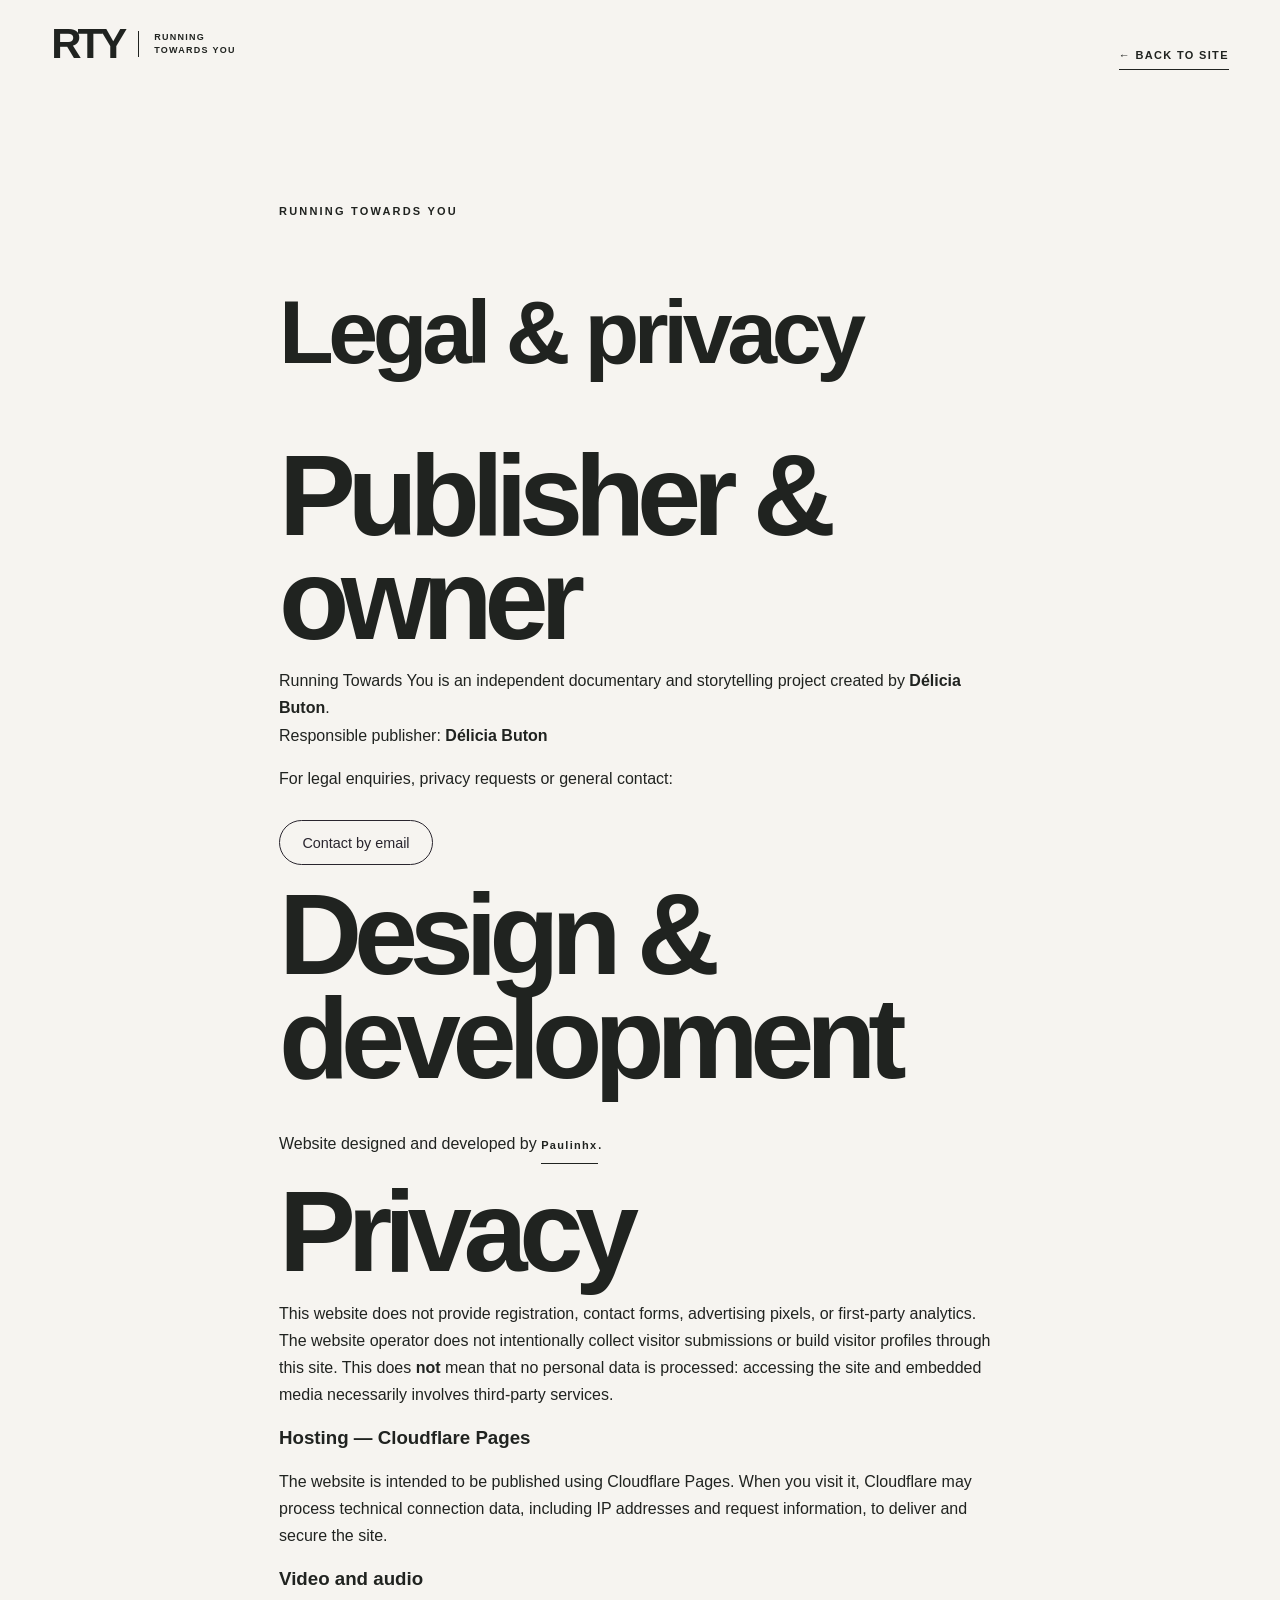
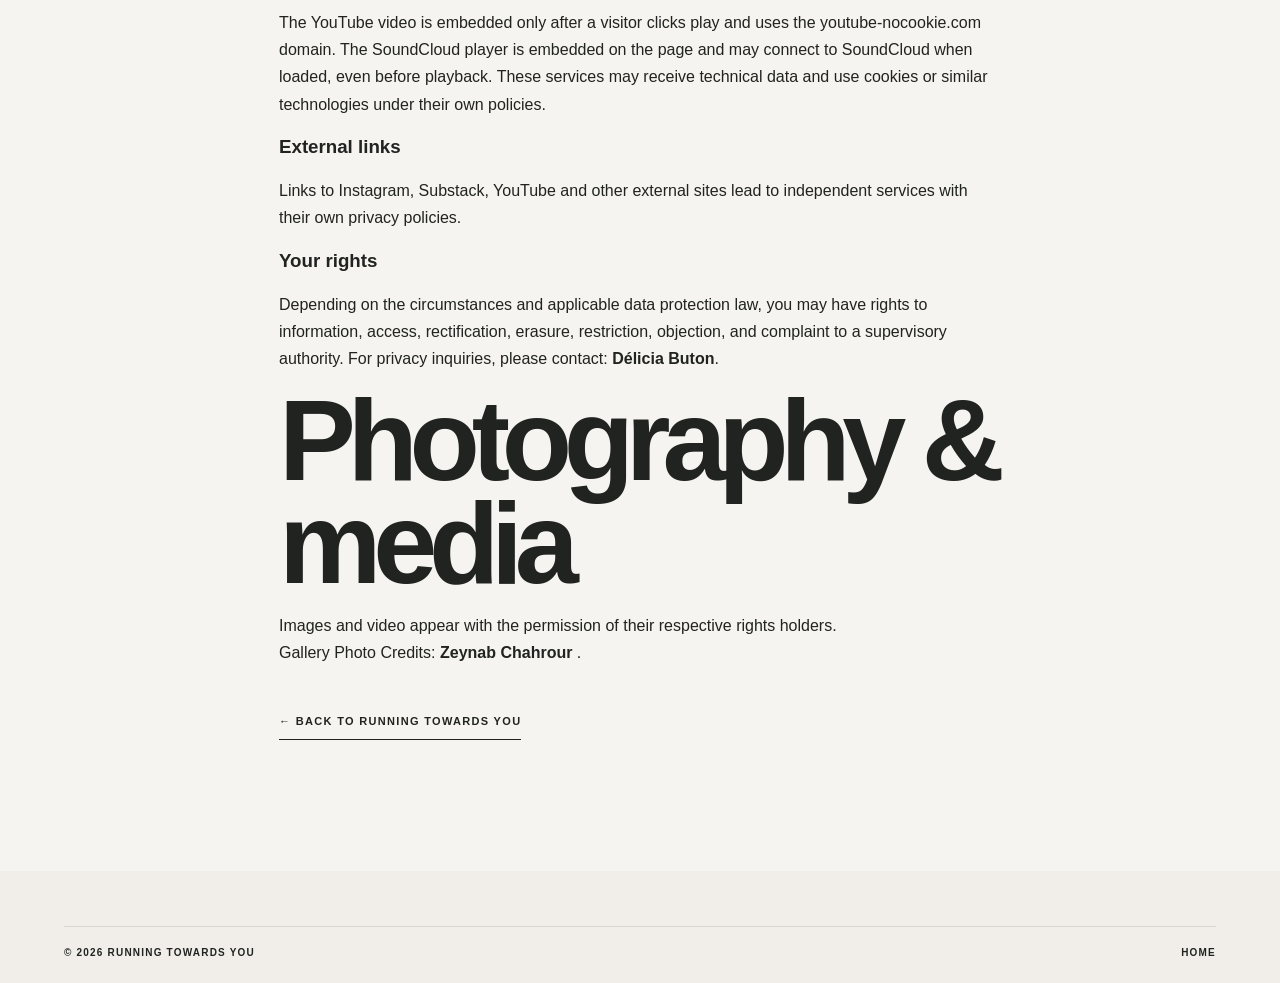
<file: legal.html>
<!doctype html>
<html lang="en">
  <head>
    <meta charset="utf-8" />
    <meta name="viewport" content="width=device-width,initial-scale=1" />
    <meta name="robots" content="noindex,nofollow" />
    <title>Legal & Privacy — Running Towards You</title>
    <link rel="stylesheet" href="styles.css" />
    <link rel="icon" href="favicon.svg" type="image/svg+xml" />
    <link rel="icon" href="favicon.ico" sizes="any" />
    <link rel="apple-touch-icon" href="apple-touch-icon.png" />
  </head>
  <body>
    <a class="skip" href="#main">Skip to content</a>
    <header class="header" id="top">
      <a class="brand" href="index.html"
        ><strong>RTY</strong><span>RUNNING<br />TOWARDS YOU</span></a
      ><a class="underlink" href="index.html">← BACK TO SITE</a>
    </header>
    <main id="main" class="legal-page section-pad">
      <span class="kicker">RUNNING TOWARDS YOU</span>
      <h1>Legal & privacy</h1>
      
      <h2>Publisher & owner</h2>
      <p>
        Running Towards You is an independent documentary and storytelling
        project created by <strong>Délicia Buton</strong>.<br />Responsible
        publisher: <strong>Délicia Buton</strong><br /> 
      </p>
      <div class="legal-contact">
  <p>For legal enquiries, privacy requests or general contact:</p>

  <button
    type="button"
    class="contact-email-btn"
    id="legal-email"
  >
    Contact by email 
  </button>
</div>
    <br /> 
      <h2>Design & development</h2>
      <p>
        Website designed and developed by
        <a
          class="underlink"
          href="https://github.com/Paulinhx/"
          target="_blank"
          rel="noopener noreferrer"
          >Paulinhx</a
        >.
      </p>
      <h2 id="privacy">Privacy</h2>
      <p>
        This website does not provide registration, contact forms, advertising
        pixels, or first-party analytics. The website operator does not
        intentionally collect visitor submissions or build visitor profiles
        through this site. This does <strong>not</strong> mean that no personal
        data is processed: accessing the site and embedded media necessarily
        involves third-party services.
      </p>
      <h3>Hosting — Cloudflare Pages</h3>
      <p>
        The website is intended to be published using Cloudflare Pages.
        When you visit it, Cloudflare may process technical connection data,
        including IP addresses and request information, to deliver and secure
        the site.
      </p>
      <h3>Video and audio</h3>
      <p>
        The YouTube video is embedded only after a visitor clicks play and uses
        the youtube-nocookie.com domain. The SoundCloud player is embedded on
        the page and may connect to SoundCloud when loaded, even before
        playback. These services may receive technical data and use cookies or
        similar technologies under their own policies. 
      </p>
      <h3>External links</h3>
      <p>
        Links to Instagram, Substack, YouTube and other external sites lead to
        independent services with their own privacy policies.
      </p>
      <h3>Your rights</h3>
      <p>
        Depending on the circumstances and applicable data protection law, you
        may have rights to information, access, rectification, erasure,
        restriction, objection, and complaint to a supervisory authority. For
        privacy inquiries, please contact:
        <strong>Délicia Buton</strong>.
      </p>
      <h2>Photography & media</h2>
      <p>
        Images and video appear with the permission of their respective rights
        holders.
        <br>
        Gallery Photo Credits: <strong>Zeynab Chahrour </strong>.
      </p>
      <p>
        <a class="underlink" href="index.html">← BACK TO RUNNING TOWARDS YOU</a>
      </p>
    </main>
    <footer>
      <div class="footer-bottom">
        <span>© 2026 RUNNING TOWARDS YOU</span
        ><span><a href="index.html">HOME</a></span>
      </div>
    </footer>
    <!-- The contact address is assembled on click, avoiding a plain HTML mailto. -->
    <script>
      document.getElementById('legal-email')?.addEventListener('click', () => {
        const localPart = ['deliciab', 'pro'].join('.');
        const domain = ['gmail', 'com'].join('.');
        window.location.href = `mailto:${localPart}@${domain}`;
      });
    </script>
  </body>
</html>
</file>
<file: styles.css>
/*
 * RUNNING TOWARDS YOU — STYLES
 * ----------------------------
 * Global design tokens and base styles come first.
 * Each major page section has its own selectors.
 * Responsive overrides are grouped in @media blocks.
 * Keep new rules readable and avoid minification during development.
 */

@font-face {
  font-family:ArialLocal;
  src:local("Arial")
}

:root {
  --ink:#202320;
  --paper:#f6f4f0;
  --violet:#a5a0ef;
  --violet-deep:#7565b7;
  --line:#d8d5d0;
  --max:1540px
}

* {
  box-sizing:border-box
}

html {
  scroll-behavior:smooth;
  scroll-padding-top:85px
}

body {
  margin:0;
  background:var(--paper);
  color:var(--ink);
  font-family:Arial,Helvetica,sans-serif;
  -webkit-font-smoothing:antialiased
}

a {
  color:inherit;
  text-decoration:none
}

button {
  font:inherit;
  cursor:pointer
}

img {
  display:block;
  max-width:100%
}

::selection {
  background:var(--violet);
  color:var(--ink)
}

:focus-visible {
  outline:3px solid #7565b7;
  outline-offset:5px
}

.skip {
  position:fixed;
  top:-100px;
  left:12px;
  z-index:1000;
  background:#fff;
  padding:12px
}

.skip:focus {
  top:12px
}

.header {
  height:88px;
  display:flex;
  align-items:center;
  justify-content:space-between;
  padding:0 clamp(20px,4vw,70px);
  background:var(--paper);
  position:relative;
  z-index:20;
  gap:30px
}

.brand {
  display:flex;
  align-items:center;
  gap:15px;
  white-space:nowrap
}

.brand strong {
  font-size:42px;
  font-weight:900;
  letter-spacing:-.095em;
  line-height:1
}

.brand>span {
  font-size:9px;
  font-weight:800;
  letter-spacing:.14em;
  line-height:1.45;
  border-left:1px solid var(--ink);
  padding-left:15px
}

.nav {
  display:flex;
  gap:clamp(15px,2.2vw,38px)
}

.nav a,.instagram {
  font-size:11px;
  font-weight:800;
  letter-spacing:.12em;
  text-transform:uppercase
}

.nav a:hover,.instagram:hover,.underlink:hover {
  color:var(--violet-deep)
}

.header-right {
  display:flex;
  align-items:center;
  gap:25px
}

.menu-button {
  display:none;
  border:0;
  background:transparent;
  padding:10px;
  width:43px
}

.menu-button span {
  display:block;
  height:2px;
  background:var(--ink);
  margin:6px 0;
  transition:transform .2s
}

.section-pad {
  padding:clamp(76px,9vw,150px) clamp(22px,5vw,90px)
}

.kicker,.eyebrow,.tiny {
  font-size:11px;
  letter-spacing:.2em;
  font-weight:800;
  line-height:1.6
}

.kicker {
  display:block
}

.hero {
  height:min(860px,calc(100svh - 88px));
  min-height:610px;
  position:relative;
  color:#fff;
  overflow:hidden
}

.hero-photo {
  width:100%;
  height:100%;
  object-fit:cover;
  object-position:center 45%;
  position:absolute;
  inset:0
}

.hero-overlay {
  position:absolute;
  inset:0;
  background:linear-gradient(90deg,rgba(13,17,20,.68),rgba(12,15,17,.14) 80%),linear-gradient(0deg,rgba(8,8,8,.48),transparent 38%)
}

.hero-topline {
  position:absolute;
  top:34px;
  left:5vw;
  right:5vw;
  display:flex;
  justify-content:space-between;
  gap:15px;
  font-size:10px;
  font-weight:800;
  letter-spacing:.17em
}

.hero-copy {
  position:absolute;
  left:5vw;
  right:5vw;
  bottom:105px
}

.light {
  color:#fff
}

.hero h1 {
  font-size:clamp(67px,11.1vw,196px);
  letter-spacing:-.072em;
  line-height:.83;
  margin:25px 0 42px;
  font-weight:900;
  max-width:1500px
}

.hero h1 em {
  font-style:normal;
  color:#c5bbff
}

.hero-bottom {
  display:flex;
  align-items:end;
  gap:36px
}

.hero-bottom p {
  font-size:clamp(16px,1.65vw,24px);
  line-height:1.45;
  margin:0;
  max-width:450px
}

.button {
  display:inline-flex;
  align-items:center;
  justify-content:space-between;
  gap:36px;
  border-radius:99px;
  padding:18px 25px;
  font-size:11px;
  font-weight:800;
  letter-spacing:.12em;
  border:1px solid transparent;
  min-height:54px;
  white-space:nowrap
}

.button-light {
  background:var(--paper);
  color:var(--ink)
}

.button-dark {
  background:var(--ink);
  color:#fff
}

.button:hover {
  transform:translateY(-2px)
}

.scroll-cue {
  position:absolute;
  right:5vw;
  bottom:35px;
  font-size:10px;
  letter-spacing:.18em;
  font-weight:800
}

.intro {
  min-height:460px;
  display:grid;
  grid-template-columns:1fr 3fr auto;
  gap:35px;
  align-items:start
}

.intro-quote {
  font-size:clamp(35px,5.2vw,89px);
  line-height:1.11;
  letter-spacing:-.06em;
  font-weight:800;
  margin:-10px 0 30px
}

.intro-quote em,h2 em {
  font-style:normal;
  color:var(--violet-deep)
}

.intro-note {
  font-size:15px;
  color:#62625e
}

.spark {
  font-size:70px;
  color:var(--violet-deep)
}

.dark {
  background:var(--ink);
  color:var(--paper)
}

.section-heading {
  display:grid;
  grid-template-columns:1fr auto;
  gap:20px;
  margin-bottom:58px
}

.section-heading .kicker {
  grid-column:1/-1
}

.section-heading h2 {
  margin:10px 0 0
}

.section-heading>p {
  align-self:end;
  font-size:16px;
  line-height:1.6;
  max-width:300px
}

h2 {
  font-size:clamp(56px,9vw,150px);
  letter-spacing:-.072em;
  line-height:.9;
  font-weight:900;
  margin:0
}

.film h2 em {
  color:var(--violet)
}

.video-frame {
  aspect-ratio:16/8.3;
  position:relative;
  overflow:hidden;
  background:#333
}

.video-frame>img {
  width:100%;
  height:100%;
  object-fit:cover;
  object-position:center 45%
}

.video-tint {
  position:absolute;
  inset:0;
  background:rgba(0,0,0,.22);
  pointer-events:none
}

.video-top,.video-bottom {
  position:absolute;
  left:30px;
  color:white;
  font-size:11px;
  letter-spacing:.14em;
  font-weight:800
}

.video-top {
  top:25px
}

.video-bottom {
  bottom:25px
}

.play {
  position:absolute;
  top:50%;
  left:50%;
  transform:translate(-50%,-50%);
  width:105px;
  height:105px;
  border:1px solid white;
  border-radius:50%;
  background:rgba(255,255,255,.95);
  color:var(--ink);
  font-size:25px;
  padding-left:8px
}

.play:hover {
  background:var(--violet)
}

.video-frame iframe {
  width:100%;
  height:100%;
  border:0;
  position:absolute;
  inset:0
}

.film-meta {
  display:flex;
  justify-content:space-between;
  gap:20px;
  padding-top:22px;
  font-size:10px;
  font-weight:800;
  letter-spacing:.15em
}

.movement {
  display:grid;
  grid-template-columns:1.08fr 1fr;
  gap:clamp(35px,7vw,120px);
  align-items:center
}

.movement-image {
  position:relative
}

.movement-image img {
  width:100%;
  aspect-ratio:4/4.6;
  object-fit:cover
}

.movement-image span {
  display:block;
  padding-top:13px;
  font-size:10px;
  font-weight:800;
  letter-spacing:.13em
}

.movement h2,.about h2 {
  font-size:clamp(65px,7.5vw,130px);
  margin:28px 0 35px
}

.movement-text>p,.about-copy>p,.story-copy>p {
  font-size:clamp(15px,1.25vw,19px);
  line-height:1.75;
  max-width:650px;
  color:#4d4e4b
}

.movement-text .lead,.about-copy .lead {
  font-size:clamp(23px,2.4vw,36px);
  line-height:1.36;
  letter-spacing:-.035em;
  font-weight:700;
  color:var(--ink)
}

.underlink {
  display:inline-block;
  border-bottom:1px solid currentColor;
  padding:8px 0;
  margin-top:22px;
  font-size:11px;
  letter-spacing:.12em;
  font-weight:800
}

.story {
  background:#eae7e3
}

.story-heading {
  display:flex;
  justify-content:space-between;
  align-items:center;
  margin-bottom:38px
}

.story h2 {
  margin-bottom:55px
}

.story-layout {
  display:grid;
  grid-template-columns:1.5fr 1fr;
  gap:clamp(30px,5vw,85px);
  align-items:center
}

.story-photo {
  margin:0
}

.story-photo img {
  width:100%;
  aspect-ratio:1.48;
  object-fit:cover;
  object-position:center
}

.story-photo figcaption {
  font-size:10px;
  letter-spacing:.16em;
  font-weight:800;
  padding-top:12px
}

.story-copy .button {
  margin-top:20px
}

.story-copy .underlink {
  display:block;
  width:max-content
}

.radio {
  background:#dcd5f4
}

.radio-head {
  display:grid;
  grid-template-columns:1fr 1fr;
  gap:24px;
  align-items:end;
  margin-bottom:48px
}

.radio-head .kicker {
  grid-column:1/-1
}

.radio-head h2 em {
  color:#7662b8
}

.radio-head>p {
  max-width:400px;
  font-size:18px;
  line-height:1.6
}

.radio-player {
  display:grid;
  grid-template-columns:.75fr 1.25fr;
  background:var(--paper);
  min-height:410px
}

.radio-art {
  background:var(--ink);
  color:var(--violet);
  padding:38px;
  display:flex;
  flex-direction:column;
  justify-content:space-between
}

.radio-art>span {
  font-size:clamp(80px,11vw,165px);
  font-weight:900;
  letter-spacing:-.09em;
  line-height:.82
}

.radio-art small {
  color:white;
  letter-spacing:.17em;
  font-weight:800
}

.radio-info {
  padding:clamp(26px,5vw,80px);
  display:flex;
  flex-direction:column;
  align-items:flex-start;
  justify-content:center
}

.radio-info h3 {
  font-size:clamp(28px,3.1vw,52px);
  letter-spacing:-.05em;
  line-height:1.1;
  margin:25px 0 10px
}

.radio-info p {
  font-size:16px;
  line-height:1.5
}

.audio-embed {
  width:100%;
  margin-top:18px
}

.audio-embed iframe {
  border:0;
  width:100%;
  height:166px
}

.gallery-heading {
  display:grid;
  grid-template-columns:1fr .55fr;
  align-items:end;
  gap:30px;
  margin-bottom:45px
}

.gallery-heading h2 {
  margin-top:20px
}

.gallery-heading p {
  max-width:400px;
  line-height:1.6;
  font-size:17px
}

.gallery-grid {
  display:grid;
  grid-template-columns:repeat(4,minmax(0,1fr));
  gap:15px
}

.gallery-item {
  margin:0;
  min-width:0
}

.gallery-open {
  position:relative;
  border:0;
  background:#ddd;
  padding:0;
  display:block;
  width:100%;
  overflow:hidden
}

.gallery-open img {
  width:100%;
  aspect-ratio:3/4;
  object-fit:cover;
  transition:transform .35s
}

.gallery-open:hover img {
  transform:scale(1.04)
}

.gallery-zoom {
  position:absolute;
  right:13px;
  top:10px;
  color:#fff;
  font-size:24px;
  text-shadow:0 1px 5px #333
}

.gallery-item figcaption {
  font-size:10px;
  letter-spacing:.06em;
  color:#777;
  margin:9px 0 12px
}

.gallery-placeholder {
  aspect-ratio:3/4;
  background:#e9e5ee;
  border:1px dashed #c4b8d3;
  display:flex;
  flex-direction:column;
  align-items:center;
  justify-content:center;
  gap:12px;
  color:#9b8cb1
}

.gallery-placeholder span {
  font-size:42px;
  font-weight:900
}

.gallery-placeholder small {
  font-size:10px;
  letter-spacing:.18em;
  font-weight:800
}

.gallery-footnote {
  font-size:11px;
  letter-spacing:.1em;
  margin-top:35px
}

.about {
  display:grid;
  grid-template-columns:1fr 1fr;
  gap:clamp(40px,7vw,125px);
  align-items:center;
  background:#e8e3ed
}

.about-portrait img {
  width:100%;
  aspect-ratio:4/4.7;
  object-fit:cover;
  object-position:center top
}

.about-links {
  display:flex;
  flex-wrap:wrap;
  gap:24px
}

.closing {
  background:var(--ink);
  color:#fff;
  text-align:center
}

.closing h2 {
  margin:30px auto 45px
}

.closing h2 em {
  color:var(--violet)
}

footer {
  padding:55px clamp(22px,5vw,90px) 25px;
  background:#f1eee9
}

.footer-brand {
  display:flex;
  align-items:center;
  gap:20px;
  font-size:50px;
  font-weight:900;
  letter-spacing:-.08em
}

.footer-brand span {
  font-size:10px;
  letter-spacing:.12em
}

.footer-links {
  display:flex;
  gap:24px;
  margin:30px 0 70px
}

.footer-links a,.footer-bottom {
  font-size:10px;
  font-weight:800;
  letter-spacing:.12em
}

.footer-bottom {
  display:flex;
  justify-content:space-between;
  gap:20px;
  border-top:1px solid var(--line);
  padding-top:20px
}

.lightbox {
  border:0;
  background:#171717;
  color:#fff;
  padding:55px 20px 20px;
  max-width:95vw;
  max-height:95vh
}

.lightbox::backdrop {
  background:rgba(0,0,0,.88)
}

.lightbox img {
  max-height:75vh;
  max-width:85vw;
  object-fit:contain
}

.lightbox p {
  font-size:12px;
  letter-spacing:.1em
}

.lightbox-close {
  position:absolute;
  right:15px;
  top:10px;
  color:#fff;
  border:0;
  background:transparent;
  font-size:25px
}

.legal-page {
  max-width:850px;
  margin:auto;
  min-height:65vh
}

.legal-page h1 {
  font-size:clamp(45px,7vw,90px);
  letter-spacing:-.06em
}

.legal-page p {
  line-height:1.7
}

.legal-page .placeholder {
  background:#e9e2f2;
  padding:20px;
  border-left:4px solid var(--violet-deep)
}

@media(max-width:1100px) {
  .nav {
    gap:14px
  }
  .nav a {
    font-size:10px
  }
  .instagram {
    display:none
  }
  .gallery-grid {
    grid-template-columns:repeat(3,1fr)
  }
}

@media(max-width:760px) {
  .header {
    height:72px;
    padding:0 20px
  }
  .brand strong {
    font-size:36px
  }
  .brand>span {
    font-size:8px
  }
  .menu-button {
    display:block
  }
  .nav {
    display:none;
    position:absolute;
    top:72px;
    left:0;
    right:0;
    background:var(--paper);
    padding:20px 24px 30px;
    flex-direction:column;
    gap:0;
    box-shadow:0 15px 25px #0002
  }
  .nav.is-open {
    display:flex
  }
  .nav a {
    padding:14px 0;
    border-bottom:1px solid var(--line);
    font-size:15px
  }
  .hero {
    height:calc(100svh - 72px);
    min-height:550px
  }
  .hero-photo {
    object-position:53% center
  }
  .hero-overlay {
    background:linear-gradient(0deg,rgba(0,0,0,.75),rgba(0,0,0,.06) 80%)
  }
  .hero-topline {
    top:22px;
    left:22px;
    right:22px;
    font-size:8px
  }
  .hero-topline span {
    display:none
  }
  .hero-copy {
    left:22px;
    right:22px;
    bottom:95px
  }
  .hero h1 {
    font-size:clamp(54px,12vw,91px);
    letter-spacing:-.07em;
    line-height:.92;
    margin:15px 0 28px
  }
  .hero-bottom {
    flex-direction:column;
    align-items:flex-start;
    gap:20px
  }
  .hero-bottom p {
    font-size:17px
  }
  .scroll-cue {
    right:22px;
    bottom:25px
  }
  .intro {
    grid-template-columns:1fr;
    min-height:0;
    gap:28px
  }
  .intro-quote {
    font-size:clamp(38px,8.8vw,68px)
  }
  .spark {
    display:none
  }
  .section-heading,.radio-head,.gallery-heading {
    display:block
  }
  .section-heading h2,.radio-head h2,.gallery-heading h2 {
    margin:25px 0
  }
  .section-heading>p {
    margin-top:25px
  }
  .film h2 {
    font-size:clamp(45px,9.4vw,90px)
  }
  .video-frame {
    aspect-ratio:4/3
  }
  .play {
    width:76px;
    height:76px
  }
  .video-top,.video-bottom {
    font-size:9px;
    left:15px
  }
  .film-meta {
    font-size:8px
  }
  .movement,.story-layout,.about,.radio-player {
    grid-template-columns:1fr
  }
  .movement-image img {
    aspect-ratio:4/3
  }
  .movement h2,.about h2 {
    font-size:clamp(65px,13vw,105px)
  }
  .story h2,.radio h2,.gallery-section h2,.closing h2 {
    font-size:clamp(51px,11vw,90px)
  }
  .story-layout {
    gap:30px
  }
  .story-photo img {
    aspect-ratio:1.25
  }
  .radio-art {
    min-height:260px
  }
  .radio-art>span {
    font-size:100px
  }
  .radio-info {
    padding:30px
  }
  .gallery-grid {
    grid-template-columns:repeat(2,minmax(0,1fr));
    gap:10px
  }
  .gallery-item figcaption {
    font-size:9px
  }
  .about-portrait img {
    aspect-ratio:4/3;
    object-position:center 30%
  }
  .footer-bottom {
    flex-direction:column
  }
  .footer-links {
    flex-wrap:wrap
  }
  .section-pad {
    padding:78px 22px
  }
}

@media(max-width:380px) {
  .hero h1 {
    font-size:50px
  }
  .gallery-grid {
    gap:7px
  }
  .intro-quote {
    font-size:35px
  }
  .radio-art>span {
    font-size:85px
  }
}

@media(prefers-reduced-motion:reduce) {
  html {
    scroll-behavior:auto
  }
  *,*::before,*::after {
    animation-duration:.01ms!important;
    transition-duration:.01ms!important
  }
}

.footer-legal {
  display:inline-flex;
  gap:10px;
  flex-wrap:wrap;
  margin-left:14px
}

.footer-legal a:hover {
  text-decoration:underline
}

@media(max-width:760px) {
  .footer-legal {
    margin-left:0;
    margin-top:12px;
    display:flex
  }
}

/* V4 refinements */
.hero-motto {
  font-size:clamp(17px,1.8vw,27px)!important;
  line-height:1.5!important;
  letter-spacing:.005em;
  max-width:620px!important;
  font-weight:500
}

.intro-description {
  max-width:850px;
  font-size:clamp(17px,1.5vw,22px);
  line-height:1.8;
  letter-spacing:.005em;
  color:#444743;
  margin:30px 0 0
}

.intro-quote {
  letter-spacing:-.045em;
  line-height:1.14
}

.movement-image img {
  object-position:center 40%
}

.radio-feature {
  display:grid;
  grid-template-columns:.85fr 1.15fr;
  background:var(--paper);
  min-height:560px
}

.radio-feature-image {
  position:relative;
  min-height:430px;
  overflow:hidden;
  background:#28282b
}

.radio-feature-image img {
  width:100%;
  height:100%;
  object-fit:cover;
  position:absolute;
  inset:0
}

.radio-feature-image span {
  position:absolute;
  bottom:24px;
  left:24px;
  background:var(--paper);
  padding:12px 16px;
  font-size:10px;
  font-weight:800;
  letter-spacing:.14em
}

.radio-feature-content {
  padding:clamp(28px,4vw,68px);
  display:flex;
  flex-direction:column;
  justify-content:center;
  min-width:0
}

.radio-feature-content h3 {
  font-size:clamp(34px,3.6vw,65px);
  letter-spacing:-.045em;
  line-height:1.07;
  margin:24px 0 14px
}

.radio-feature-content>p {
  font-size:17px;
  line-height:1.65;
  max-width:610px
}

.soundcloud-player {
  width:100%;
  margin-top:24px;
  min-height:300px
}

.soundcloud-player iframe {
  width:100%;
  height:320px;
  border:0;
  display:block;
  background:#ece9ee
}

.radio-feature-content .third-party-note {
  font-size:12px;
  color:#555;
  margin-top:10px
}

.footer-links {
  display:flex;
  flex-wrap:wrap;
  align-items:center;
  gap:20px 28px;
  margin:30px 0 65px
}

.footer-links .back-top {
  margin-left:auto;
  color:var(--violet-deep)
}

@media(max-width:760px) {
  .hero-motto {
    font-size:17px!important
  }
  .intro-description {
    font-size:17px
  }
  .radio-feature {
    grid-template-columns:1fr
  }
  .radio-feature-image {
    min-height:320px
  }
  .radio-feature-content {
    padding:30px 22px
  }
  .radio-feature-content h3 {
    font-size:37px
  }
  .soundcloud-player iframe {
    height:320px
  }
  .footer-links .back-top {
    margin-left:0;
    width:100%;
    padding-top:12px
  }
  .intro-quote {
    letter-spacing:-.04em
  }
}

/* V6: understated gallery subtitle and color-only link interactions */
.gallery-heading p {
  font-size:clamp(13px,1.1vw,15px);
  line-height:1.65;
  letter-spacing:.025em;
  color:#64615f
}

.gallery-heading h2 {
  letter-spacing:-.055em
}

.button,.underlink,.instagram,.gallery-open {
  transition:background-color .2s ease,color .2s ease,border-color .2s ease
}

.button:hover {
  transform:none
}

.button-light:hover {
  background:var(--violet);
  color:var(--ink)
}

.button-dark:hover {
  background:var(--violet-deep);
  color:#fff
}

.underlink:hover,.instagram:hover {
  color:var(--violet-deep)
}

.gallery-open:hover {
  background:var(--violet)
}

.contact-email-btn {
  display: inline-flex;
  align-items: center;
  padding: 0.85rem 1.4rem;
  margin-top: 0.75rem;
  background: transparent;
  color: #29252e;
  border: 1px solid currentColor;
  border-radius: 100px;
  font: inherit;
  font-size: 0.9rem;
  transition: background 0.25s ease, color 0.25s ease;
}

.contact-email-btn:hover {
  background: #29252e;
  color: #fff;
}

.contact-email-btn:focus-visible {
  outline: 2px solid #7757b8;
  outline-offset: 4px;
}

/* ============================================================
   EPISODE 01 — PARTICIPATING RUNNING CLUBS
   The grid is two columns on desktop and one on small phones.
   ============================================================ */
.running-community {
  background: #eee8f5;
  color: var(--ink);
}

.community-inner {
  max-width: 1100px;
  margin: 0 auto;
}

.community-eyebrow {
  margin: 0 0 1.5rem;
  font-size: 11px;
  font-weight: 800;
  letter-spacing: .18em;
}

.running-community h2 {
  max-width: 800px;
  font-size: clamp(2.8rem, 6vw, 5.8rem);
  line-height: 1.04;
  letter-spacing: -.06em;
}

.community-intro {
  max-width: 630px;
  margin: 1.5rem 0 3rem;
  font-size: clamp(15px, 1.4vw, 18px);
  line-height: 1.7;
}

.community-links {
  display: grid;
  grid-template-columns: repeat(2, minmax(0, 1fr));
  gap: 1px;
  border: 1px solid rgba(32, 35, 32, .2);
  background: rgba(32, 35, 32, .2);
}

.community-links a {
  display: flex;
  justify-content: space-between;
  align-items: center;
  gap: 12px;
  min-width: 0;
  padding: 1.4rem;
  background: #eee8f5;
  font-size: clamp(.8rem, 1.2vw, 1rem);
  font-weight: 700;
  overflow-wrap: anywhere;
  transition: background-color .2s ease;
}

.community-links a:hover {
  background: #ddd1ec;
}

.community-links a:focus-visible {
  outline-offset: -4px;
}

/* ============================================================
   DOCUMENTARY PLAYER — RESPONSIVE POSTER
   Maintain the poster's 16:9 composition on phones.
   The play button remains a real, accessible button.
   ============================================================ */
.video-frame {
  aspect-ratio: 16 / 9;
}

.video-frame > img {
  object-position: center;
}

@media (max-width: 760px) {
  .video-frame {
    aspect-ratio: 16 / 9;
  }

  .video-top,
  .video-bottom {
    display: none;
  }

  .video-tint {
    background: rgba(0, 0, 0, .08);
  }

  .play {
    width: 58px;
    height: 58px;
    padding-left: 5px;
    font-size: 20px;
    background: rgba(255, 255, 255, .9);
    box-shadow: 0 5px 25px rgba(0, 0, 0, .18);
  }
}

@media (max-width: 600px) {
  .community-links {
    grid-template-columns: 1fr;
  }

  .community-links a {
    padding: 1rem;
  }
}



/* ==================================================
   DOCUMENTARY PLAYER — RESPONSIVE REFINEMENT
   Keeps the full thumbnail visible on all devices.
   ================================================== */

.video-frame {
  position: relative;
  width: 100%;
  aspect-ratio: 16 / 9;
  overflow: hidden;
  background: #202220;
}

/* Display the entire documentary poster */
.video-frame > img {
  display: block;
  width: 100%;
  height: 100%;
  object-fit: contain;
  object-position: center;
}

/* Remove labels overlapping the thumbnail artwork */
.video-frame .video-top,
.video-frame .video-bottom {
  display: none;
}

/* The entire poster becomes the clickable play area */
.video-frame .play {
  position: absolute;
  inset: 0;
  width: 100%;
  height: 100%;
  transform: none;
  border: 0;
  border-radius: 0;
  padding: 0;
  background: transparent;
  display: grid;
  place-items: center;
  cursor: pointer;
}

/* Small circular control — no emoji */
.play-icon {
  display: block;
  position: relative;
  width: 54px;
  height: 54px;
  border-radius: 50%;
  background: rgba(255, 255, 255, 0.92);
  box-shadow: 0 4px 24px rgba(0, 0, 0, 0.18);
  transition: transform 0.2s ease, background 0.2s ease;
}

/* CSS triangle */
.play-icon::after {
  content: "";
  position: absolute;
  top: 50%;
  left: 53%;
  transform: translate(-50%, -50%);
  width: 0;
  height: 0;
  border-top: 9px solid transparent;
  border-bottom: 9px solid transparent;
  border-left: 14px solid #292331;
}

.video-frame .play:hover {
  background: transparent;
}

.video-frame .play:hover .play-icon {
  transform: scale(1.08);
  background: #ffffff;
}

.video-frame .play:focus-visible {
  outline: 3px solid #a995f0;
  outline-offset: -5px;
}

/* Mobile refinements */
@media (max-width: 600px) {
  .video-frame {
    aspect-ratio: 16 / 9;
  }

  .play-icon {
    width: 44px;
    height: 44px;
  }

  .play-icon::after {
    border-top-width: 7px;
    border-bottom-width: 7px;
    border-left-width: 11px;
  }

  .film-meta {
    flex-wrap: wrap;
    gap: 10px;
    line-height: 1.5;
  }
}
</file>
